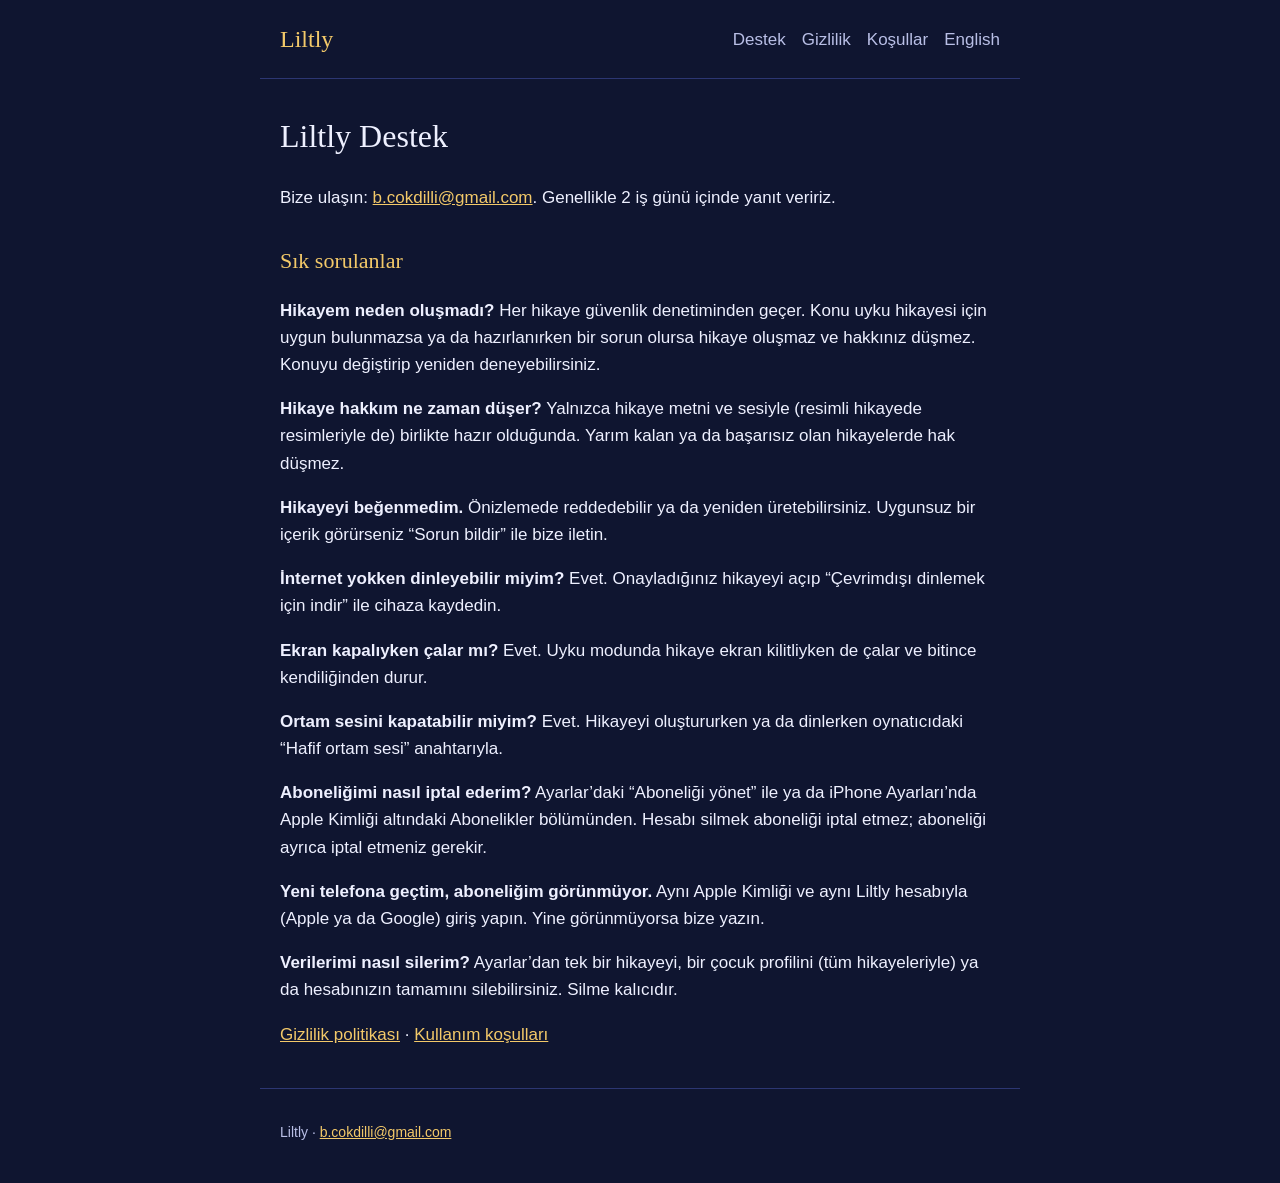
<file: index.html>
<!doctype html>
<html lang="tr">
<head>
<meta charset="utf-8">
<meta name="viewport" content="width=device-width, initial-scale=1">
<title>Liltly Destek · Liltly</title>
<link rel="stylesheet" href="style.css">
</head>
<body>
<header><a class="brand" href="">Liltly</a>
<nav><a href="">Destek</a><a href="gizlilik/">Gizlilik</a><a href="kosullar/">Koşullar</a><a href="en/" hreflang="en" lang="en">English</a></nav></header>
<main>
<h1 id="liltly-destek">Liltly Destek</h1>
<p>Bize ulaşın: <a
href="mailto:b.cokdilli@gmail.com">b.cokdilli@gmail.com</a>. Genellikle
2 iş günü içinde yanıt veririz.</p>
<h2 id="sık-sorulanlar">Sık sorulanlar</h2>
<p><strong>Hikayem neden oluşmadı?</strong> Her hikaye güvenlik
denetiminden geçer. Konu uyku hikayesi için uygun bulunmazsa ya da
hazırlanırken bir sorun olursa hikaye oluşmaz ve hakkınız düşmez. Konuyu
değiştirip yeniden deneyebilirsiniz.</p>
<p><strong>Hikaye hakkım ne zaman düşer?</strong> Yalnızca hikaye metni
ve sesiyle (resimli hikayede resimleriyle de) birlikte hazır olduğunda.
Yarım kalan ya da başarısız olan hikayelerde hak düşmez.</p>
<p><strong>Hikayeyi beğenmedim.</strong> Önizlemede reddedebilir ya da
yeniden üretebilirsiniz. Uygunsuz bir içerik görürseniz “Sorun bildir”
ile bize iletin.</p>
<p><strong>İnternet yokken dinleyebilir miyim?</strong> Evet.
Onayladığınız hikayeyi açıp “Çevrimdışı dinlemek için indir” ile cihaza
kaydedin.</p>
<p><strong>Ekran kapalıyken çalar mı?</strong> Evet. Uyku modunda hikaye
ekran kilitliyken de çalar ve bitince kendiliğinden durur.</p>
<p><strong>Ortam sesini kapatabilir miyim?</strong> Evet. Hikayeyi
oluştururken ya da dinlerken oynatıcıdaki “Hafif ortam sesi”
anahtarıyla.</p>
<p><strong>Aboneliğimi nasıl iptal ederim?</strong> Ayarlar’daki
“Aboneliği yönet” ile ya da iPhone Ayarları’nda Apple Kimliği altındaki
Abonelikler bölümünden. Hesabı silmek aboneliği iptal etmez; aboneliği
ayrıca iptal etmeniz gerekir.</p>
<p><strong>Yeni telefona geçtim, aboneliğim görünmüyor.</strong> Aynı
Apple Kimliği ve aynı Liltly hesabıyla (Apple ya da Google) giriş yapın.
Yine görünmüyorsa bize yazın.</p>
<p><strong>Verilerimi nasıl silerim?</strong> Ayarlar’dan tek bir
hikayeyi, bir çocuk profilini (tüm hikayeleriyle) ya da hesabınızın
tamamını silebilirsiniz. Silme kalıcıdır.</p>
<p><a href="gizlilik/">Gizlilik politikası</a> · <a
href="kosullar/">Kullanım koşulları</a></p>
</main>
<footer>Liltly · <a href="mailto:b.cokdilli@gmail.com">b.cokdilli@gmail.com</a></footer>
</body>
</html>
</file>
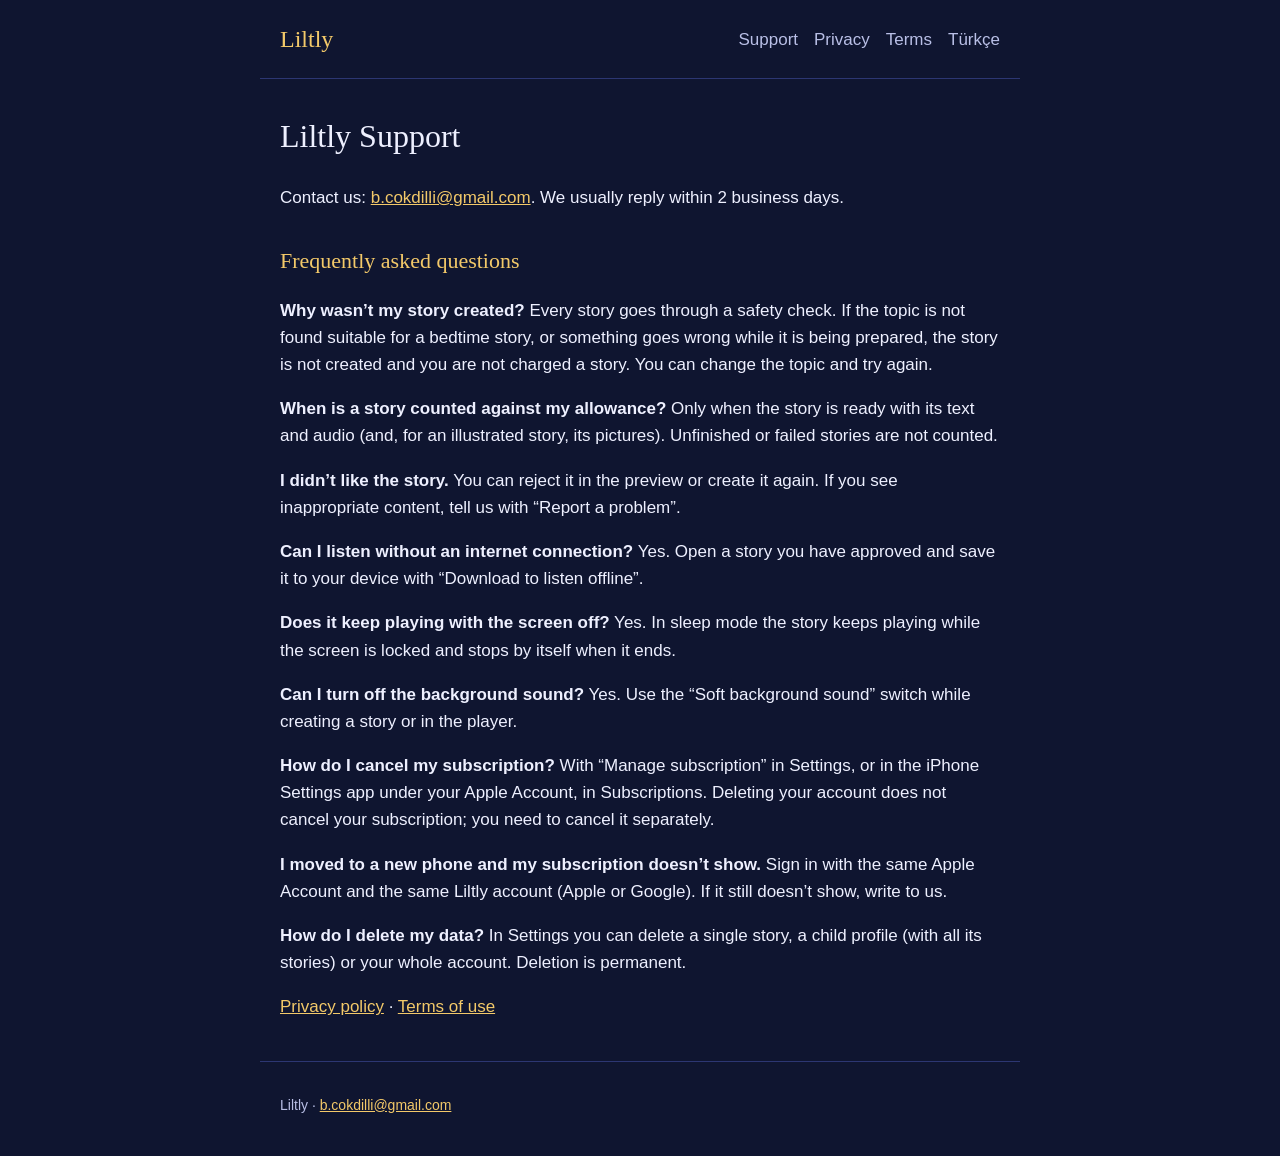
<file: en/index.html>
<!doctype html>
<html lang="en">
<head>
<meta charset="utf-8">
<meta name="viewport" content="width=device-width, initial-scale=1">
<title>Liltly Support · Liltly</title>
<link rel="stylesheet" href="../style.css">
</head>
<body>
<header><a class="brand" href="../en/">Liltly</a>
<nav><a href="../en/">Support</a><a href="../en/privacy/">Privacy</a><a href="../en/terms/">Terms</a><a href="../" hreflang="tr" lang="tr">Türkçe</a></nav></header>
<main>
<h1 id="liltly-support">Liltly Support</h1>
<p>Contact us: <a
href="mailto:b.cokdilli@gmail.com">b.cokdilli@gmail.com</a>. We usually
reply within 2 business days.</p>
<h2 id="frequently-asked-questions">Frequently asked questions</h2>
<p><strong>Why wasn’t my story created?</strong> Every story goes
through a safety check. If the topic is not found suitable for a bedtime
story, or something goes wrong while it is being prepared, the story is
not created and you are not charged a story. You can change the topic
and try again.</p>
<p><strong>When is a story counted against my allowance?</strong> Only
when the story is ready with its text and audio (and, for an illustrated
story, its pictures). Unfinished or failed stories are not counted.</p>
<p><strong>I didn’t like the story.</strong> You can reject it in the
preview or create it again. If you see inappropriate content, tell us
with “Report a problem”.</p>
<p><strong>Can I listen without an internet connection?</strong> Yes.
Open a story you have approved and save it to your device with “Download
to listen offline”.</p>
<p><strong>Does it keep playing with the screen off?</strong> Yes. In
sleep mode the story keeps playing while the screen is locked and stops
by itself when it ends.</p>
<p><strong>Can I turn off the background sound?</strong> Yes. Use the
“Soft background sound” switch while creating a story or in the
player.</p>
<p><strong>How do I cancel my subscription?</strong> With “Manage
subscription” in Settings, or in the iPhone Settings app under your
Apple Account, in Subscriptions. Deleting your account does not cancel
your subscription; you need to cancel it separately.</p>
<p><strong>I moved to a new phone and my subscription doesn’t
show.</strong> Sign in with the same Apple Account and the same Liltly
account (Apple or Google). If it still doesn’t show, write to us.</p>
<p><strong>How do I delete my data?</strong> In Settings you can delete
a single story, a child profile (with all its stories) or your whole
account. Deletion is permanent.</p>
<p><a href="privacy/">Privacy policy</a> · <a href="terms/">Terms of
use</a></p>
</main>
<footer>Liltly · <a href="mailto:b.cokdilli@gmail.com">b.cokdilli@gmail.com</a></footer>
</body>
</html>
</file>
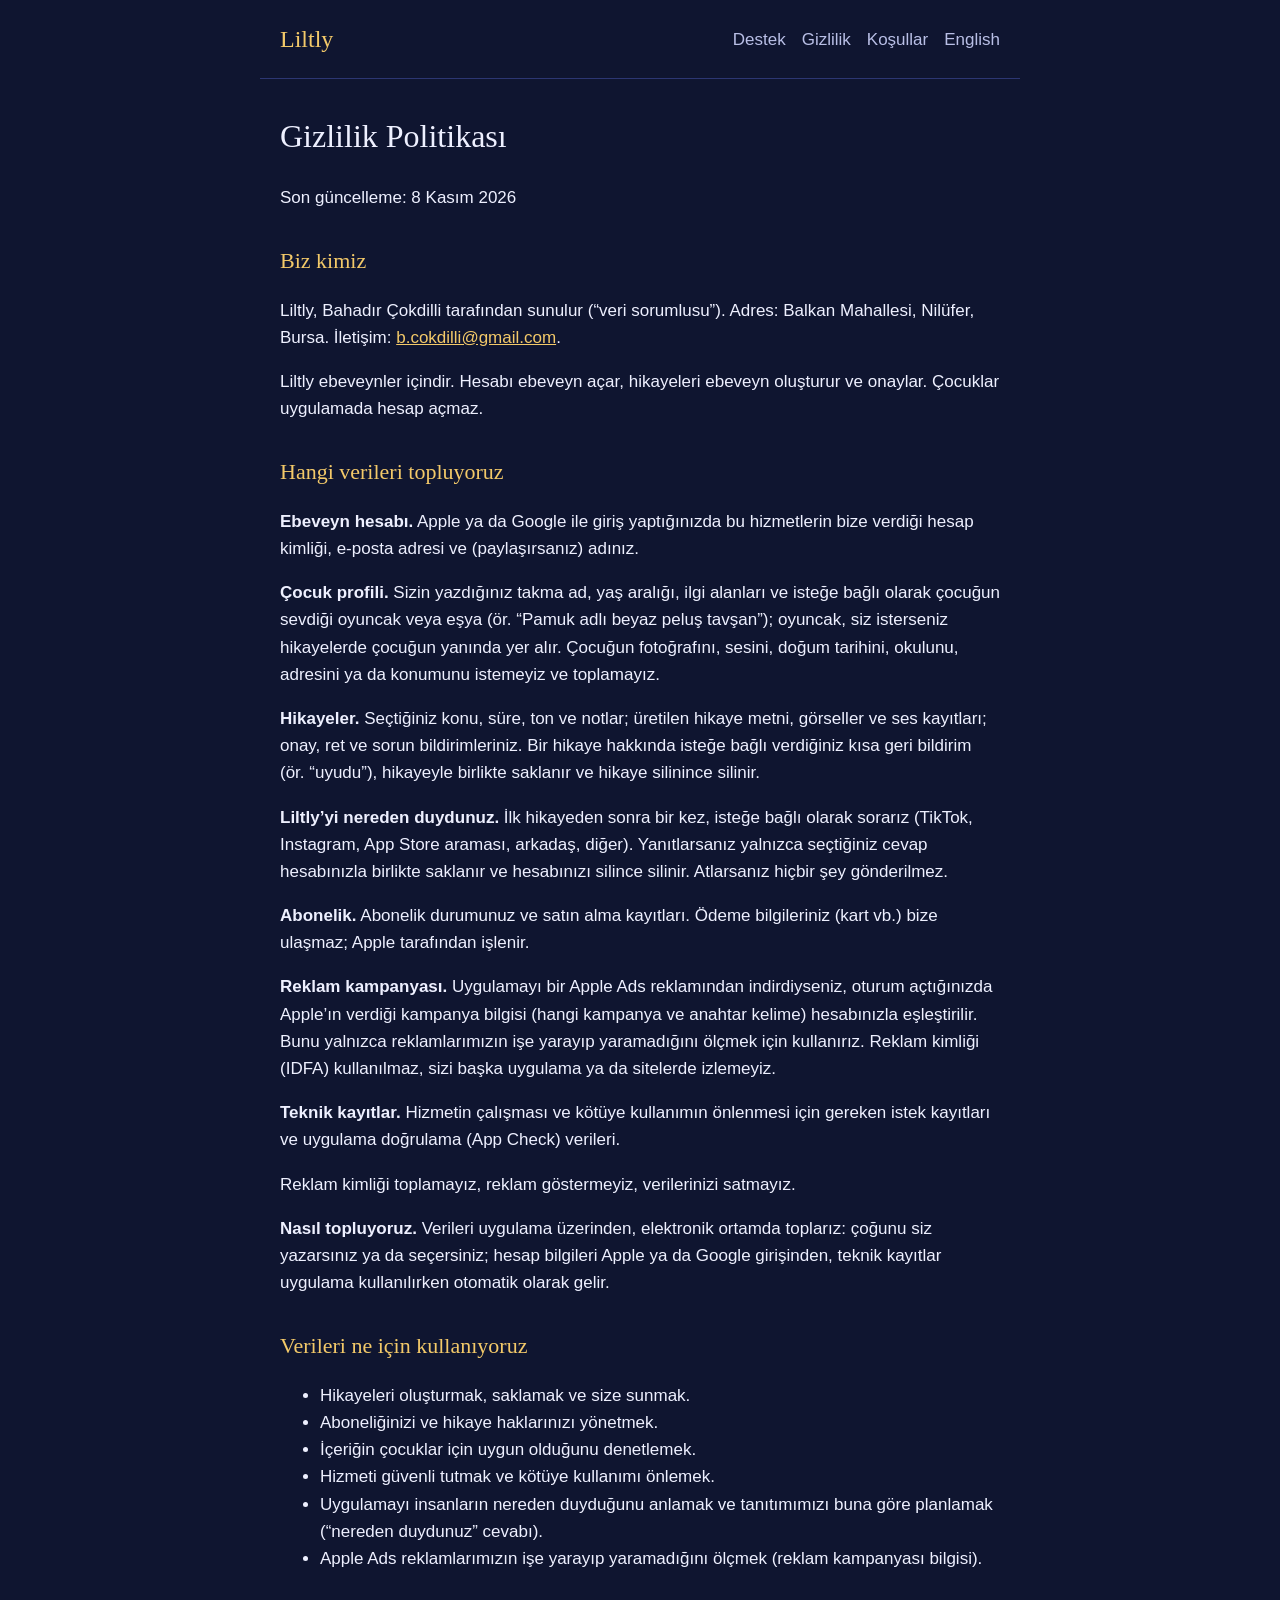
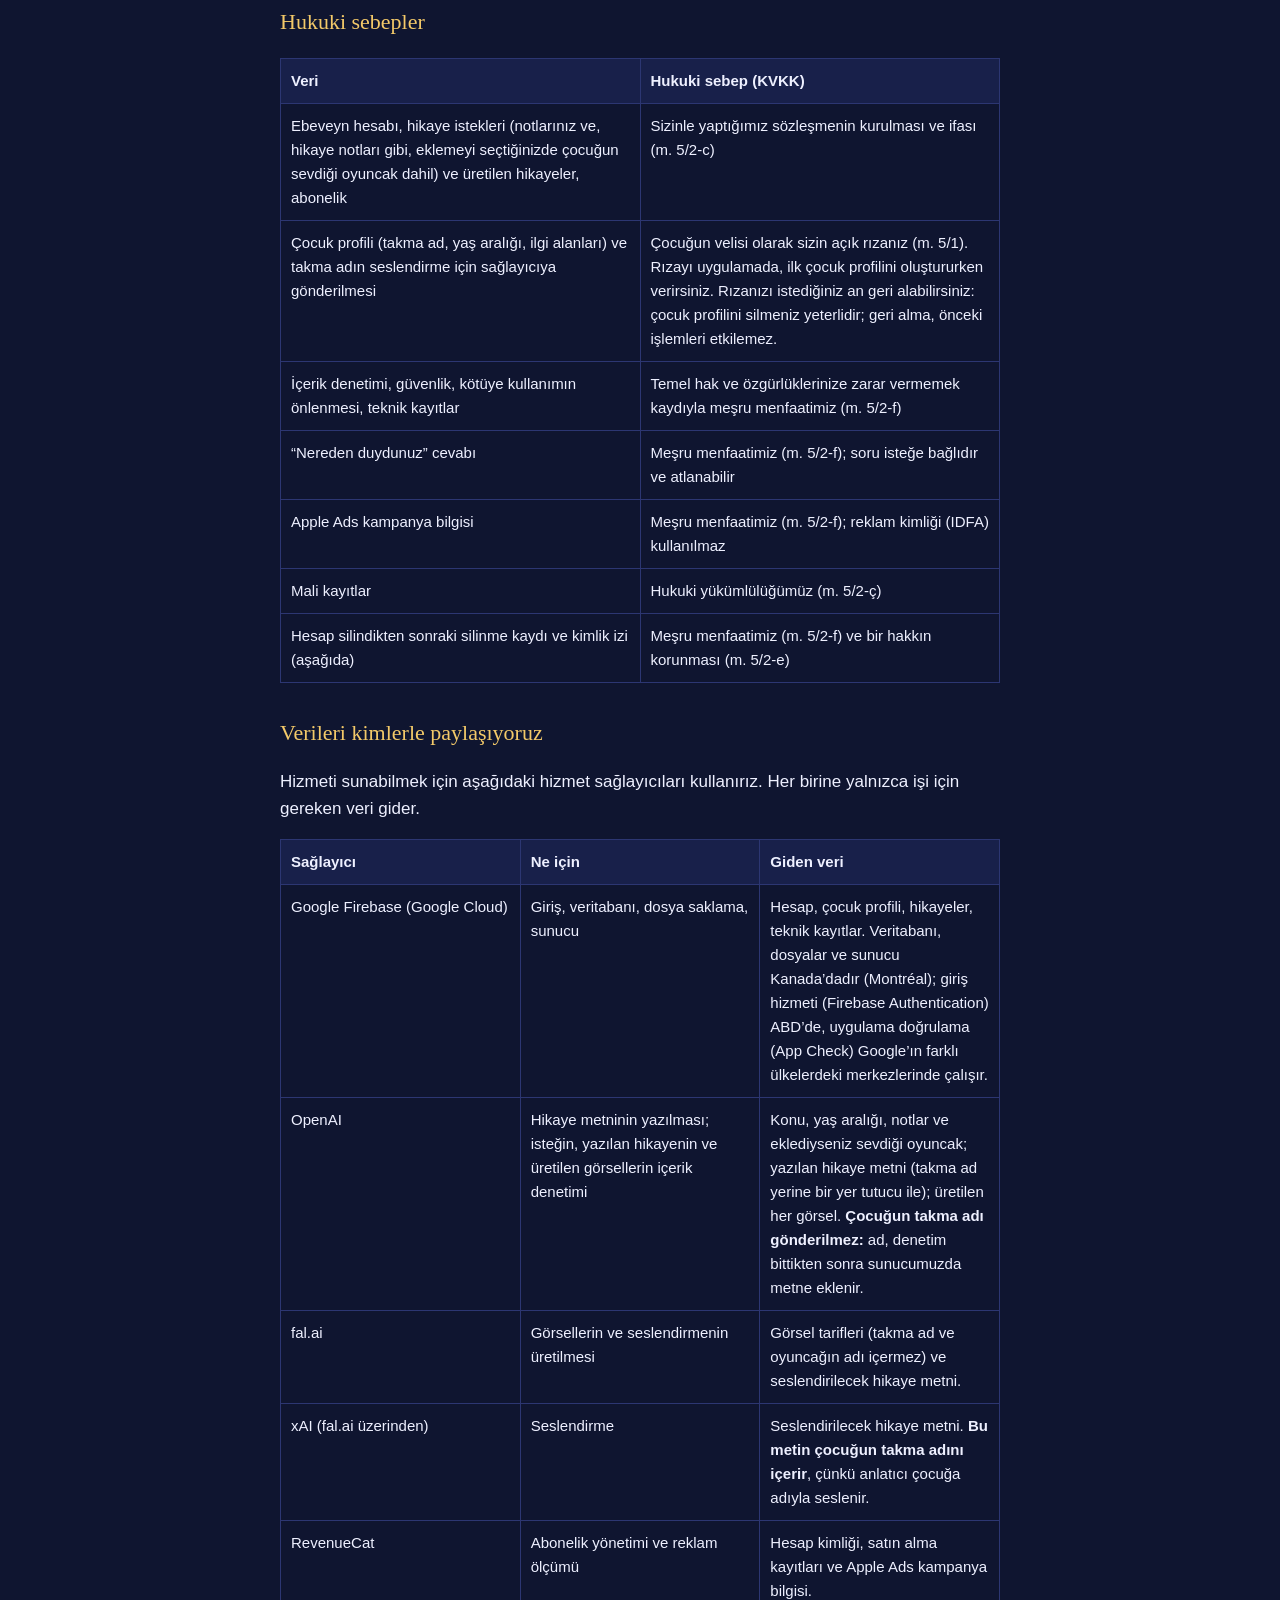
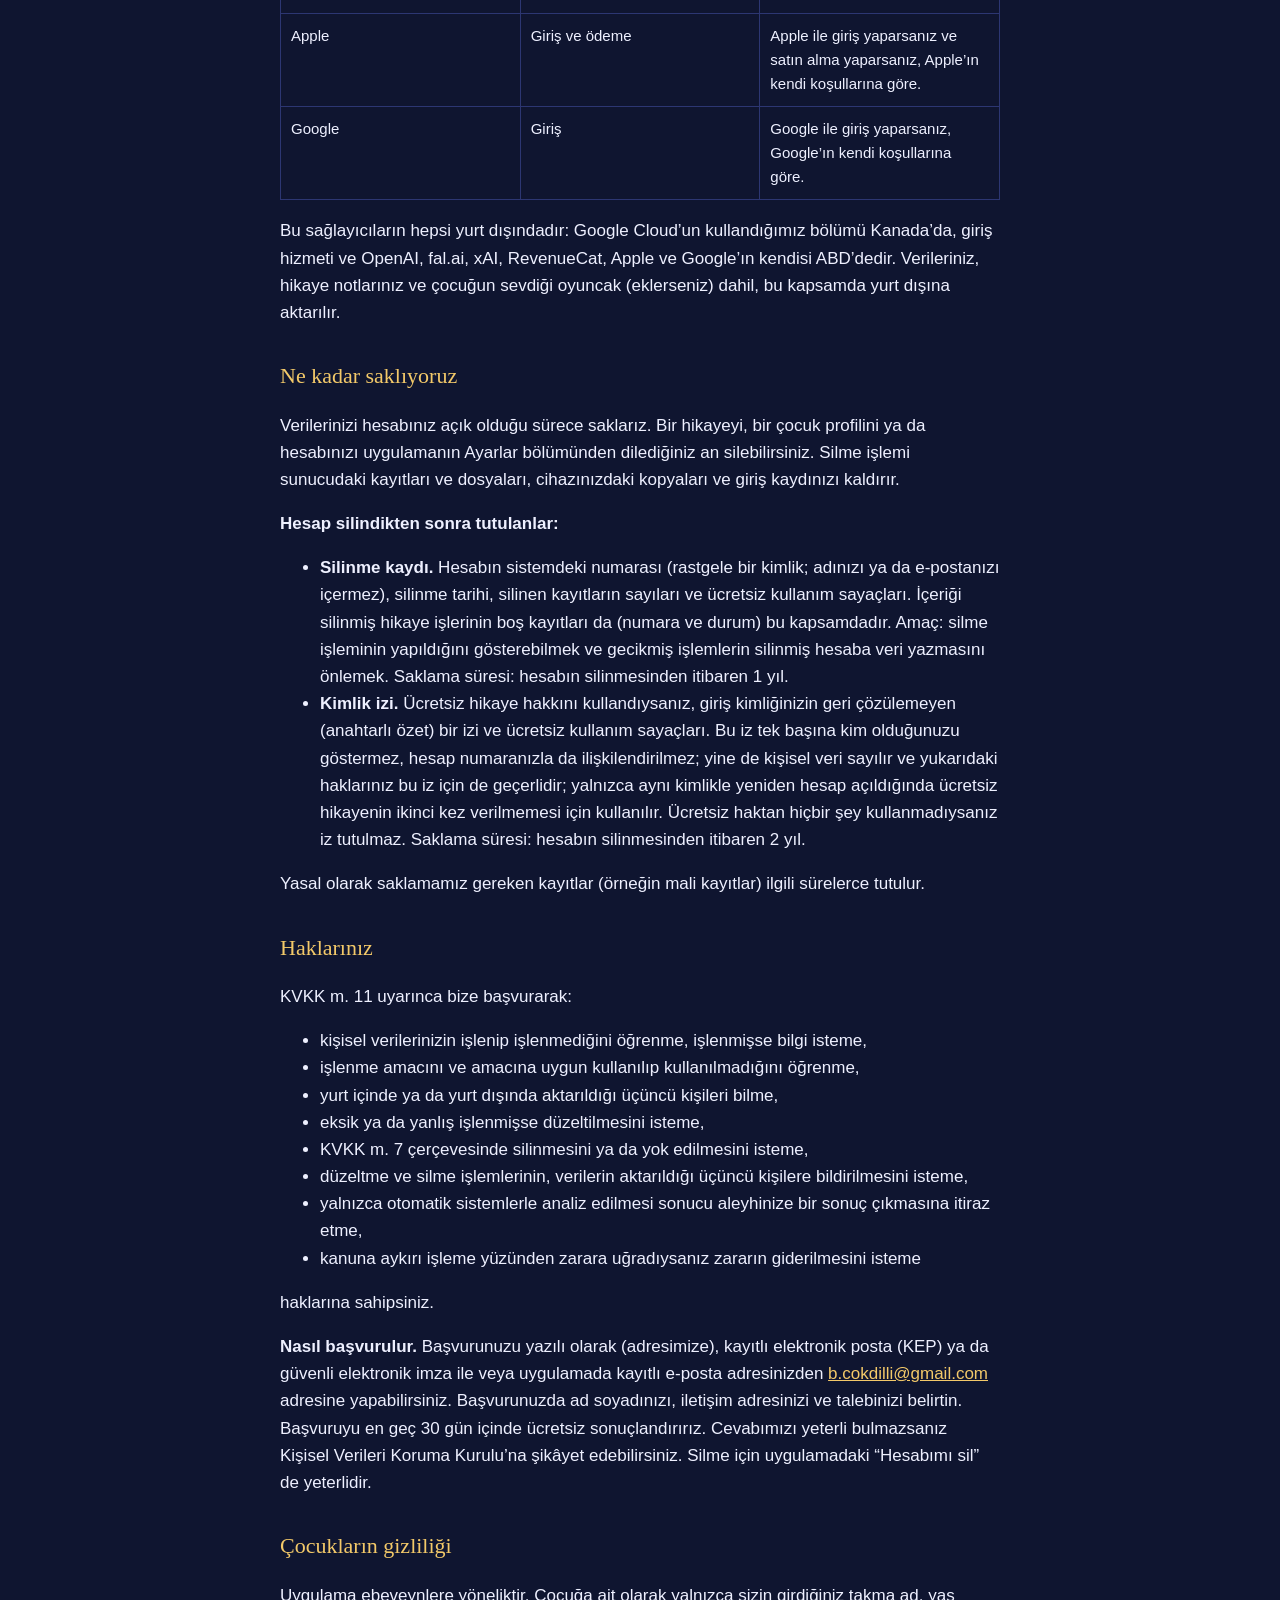
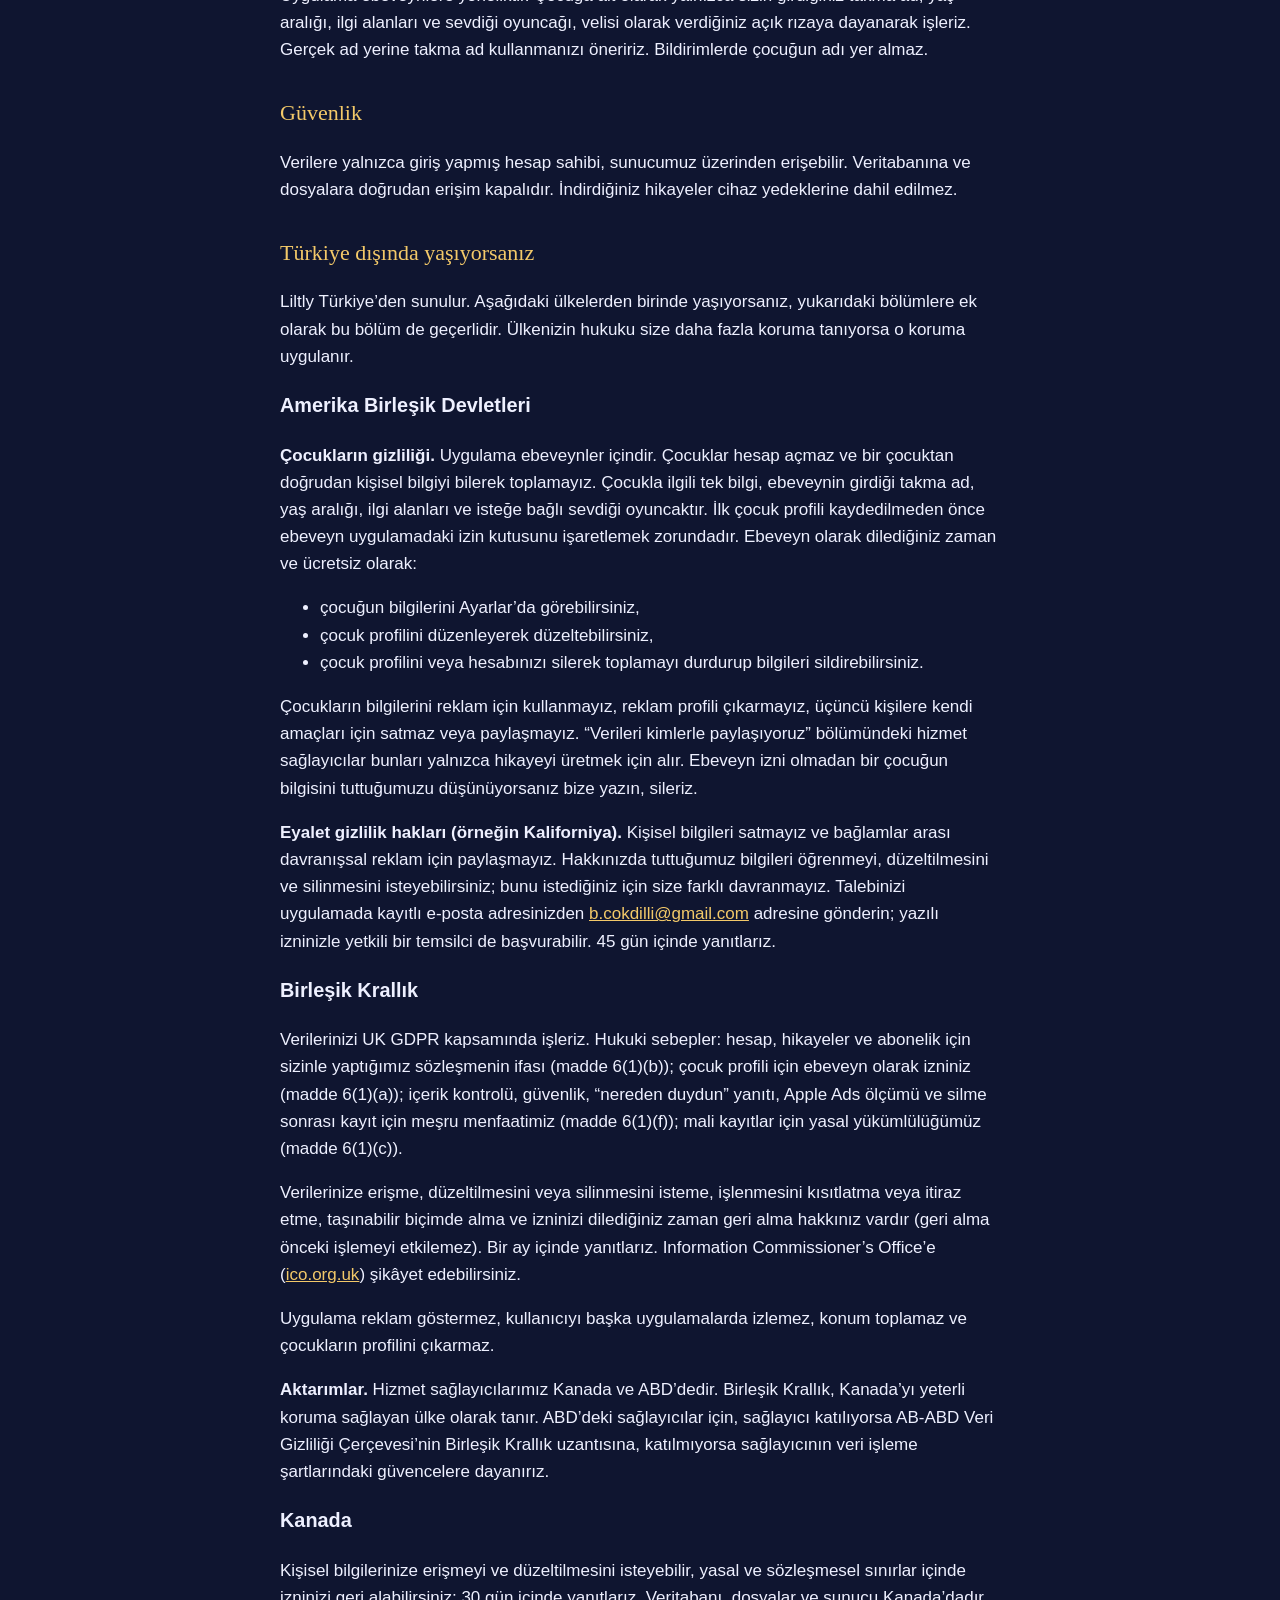
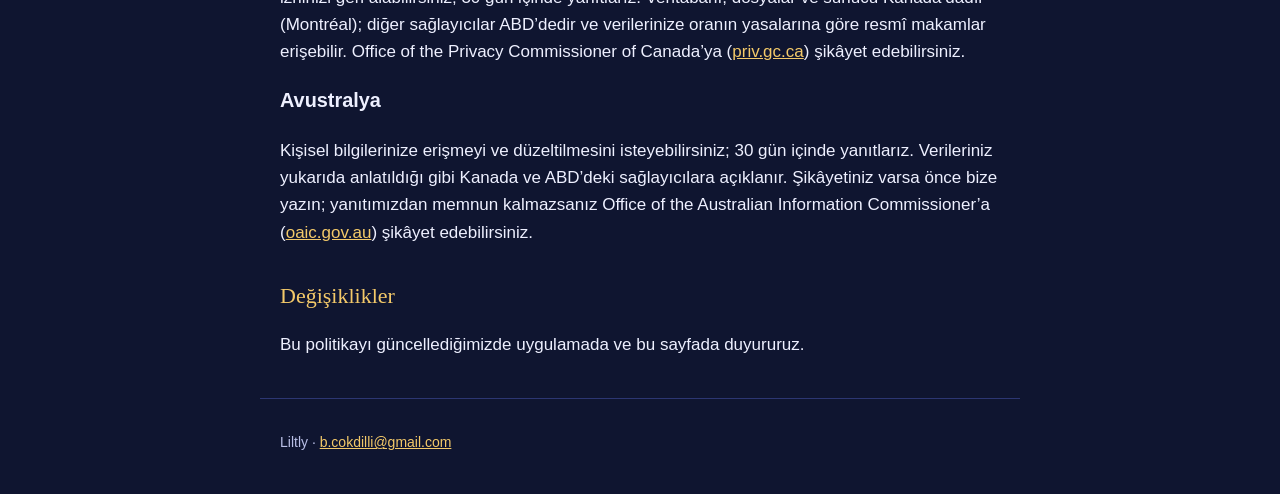
<file: gizlilik/index.html>
<!doctype html>
<html lang="tr">
<head>
<meta charset="utf-8">
<meta name="viewport" content="width=device-width, initial-scale=1">
<title>Gizlilik Politikası · Liltly</title>
<link rel="stylesheet" href="../style.css">
</head>
<body>
<header><a class="brand" href="../">Liltly</a>
<nav><a href="../">Destek</a><a href="../gizlilik/">Gizlilik</a><a href="../kosullar/">Koşullar</a><a href="../en/privacy/" hreflang="en" lang="en">English</a></nav></header>
<main>
<h1 id="gizlilik-politikası">Gizlilik Politikası</h1>
<p>Son güncelleme: 8 Kasım 2026</p>
<h2 id="biz-kimiz">Biz kimiz</h2>
<p>Liltly, Bahadır Çokdilli tarafından sunulur (“veri sorumlusu”).
Adres: Balkan Mahallesi, Nilüfer, Bursa. İletişim: <a
href="mailto:b.cokdilli@gmail.com">b.cokdilli@gmail.com</a>.</p>
<p>Liltly ebeveynler içindir. Hesabı ebeveyn açar, hikayeleri ebeveyn
oluşturur ve onaylar. Çocuklar uygulamada hesap açmaz.</p>
<h2 id="hangi-verileri-topluyoruz">Hangi verileri topluyoruz</h2>
<p><strong>Ebeveyn hesabı.</strong> Apple ya da Google ile giriş
yaptığınızda bu hizmetlerin bize verdiği hesap kimliği, e-posta adresi
ve (paylaşırsanız) adınız.</p>
<p><strong>Çocuk profili.</strong> Sizin yazdığınız takma ad, yaş
aralığı, ilgi alanları ve isteğe bağlı olarak çocuğun sevdiği oyuncak
veya eşya (ör. “Pamuk adlı beyaz peluş tavşan”); oyuncak, siz isterseniz
hikayelerde çocuğun yanında yer alır. Çocuğun fotoğrafını, sesini, doğum
tarihini, okulunu, adresini ya da konumunu istemeyiz ve toplamayız.</p>
<p><strong>Hikayeler.</strong> Seçtiğiniz konu, süre, ton ve notlar;
üretilen hikaye metni, görseller ve ses kayıtları; onay, ret ve sorun
bildirimleriniz. Bir hikaye hakkında isteğe bağlı verdiğiniz kısa geri
bildirim (ör. “uyudu”), hikayeyle birlikte saklanır ve hikaye silinince
silinir.</p>
<p><strong>Liltly’yi nereden duydunuz.</strong> İlk hikayeden sonra bir
kez, isteğe bağlı olarak sorarız (TikTok, Instagram, App Store araması,
arkadaş, diğer). Yanıtlarsanız yalnızca seçtiğiniz cevap hesabınızla
birlikte saklanır ve hesabınızı silince silinir. Atlarsanız hiçbir şey
gönderilmez.</p>
<p><strong>Abonelik.</strong> Abonelik durumunuz ve satın alma
kayıtları. Ödeme bilgileriniz (kart vb.) bize ulaşmaz; Apple tarafından
işlenir.</p>
<p><strong>Reklam kampanyası.</strong> Uygulamayı bir Apple Ads
reklamından indirdiyseniz, oturum açtığınızda Apple’ın verdiği kampanya
bilgisi (hangi kampanya ve anahtar kelime) hesabınızla eşleştirilir.
Bunu yalnızca reklamlarımızın işe yarayıp yaramadığını ölçmek için
kullanırız. Reklam kimliği (IDFA) kullanılmaz, sizi başka uygulama ya da
sitelerde izlemeyiz.</p>
<p><strong>Teknik kayıtlar.</strong> Hizmetin çalışması ve kötüye
kullanımın önlenmesi için gereken istek kayıtları ve uygulama doğrulama
(App Check) verileri.</p>
<p>Reklam kimliği toplamayız, reklam göstermeyiz, verilerinizi
satmayız.</p>
<p><strong>Nasıl topluyoruz.</strong> Verileri uygulama üzerinden,
elektronik ortamda toplarız: çoğunu siz yazarsınız ya da seçersiniz;
hesap bilgileri Apple ya da Google girişinden, teknik kayıtlar uygulama
kullanılırken otomatik olarak gelir.</p>
<h2 id="verileri-ne-için-kullanıyoruz">Verileri ne için
kullanıyoruz</h2>
<ul>
<li>Hikayeleri oluşturmak, saklamak ve size sunmak.</li>
<li>Aboneliğinizi ve hikaye haklarınızı yönetmek.</li>
<li>İçeriğin çocuklar için uygun olduğunu denetlemek.</li>
<li>Hizmeti güvenli tutmak ve kötüye kullanımı önlemek.</li>
<li>Uygulamayı insanların nereden duyduğunu anlamak ve tanıtımımızı buna
göre planlamak (“nereden duydunuz” cevabı).</li>
<li>Apple Ads reklamlarımızın işe yarayıp yaramadığını ölçmek (reklam
kampanyası bilgisi).</li>
</ul>
<h2 id="hukuki-sebepler">Hukuki sebepler</h2>
<table>
<colgroup>
<col style="width: 50%" />
<col style="width: 50%" />
</colgroup>
<thead>
<tr>
<th>Veri</th>
<th>Hukuki sebep (KVKK)</th>
</tr>
</thead>
<tbody>
<tr>
<td>Ebeveyn hesabı, hikaye istekleri (notlarınız ve, hikaye notları
gibi, eklemeyi seçtiğinizde çocuğun sevdiği oyuncak dahil) ve üretilen
hikayeler, abonelik</td>
<td>Sizinle yaptığımız sözleşmenin kurulması ve ifası (m. 5/2-c)</td>
</tr>
<tr>
<td>Çocuk profili (takma ad, yaş aralığı, ilgi alanları) ve takma adın
seslendirme için sağlayıcıya gönderilmesi</td>
<td>Çocuğun velisi olarak sizin açık rızanız (m. 5/1). Rızayı
uygulamada, ilk çocuk profilini oluştururken verirsiniz. Rızanızı
istediğiniz an geri alabilirsiniz: çocuk profilini silmeniz yeterlidir;
geri alma, önceki işlemleri etkilemez.</td>
</tr>
<tr>
<td>İçerik denetimi, güvenlik, kötüye kullanımın önlenmesi, teknik
kayıtlar</td>
<td>Temel hak ve özgürlüklerinize zarar vermemek kaydıyla meşru
menfaatimiz (m. 5/2-f)</td>
</tr>
<tr>
<td>“Nereden duydunuz” cevabı</td>
<td>Meşru menfaatimiz (m. 5/2-f); soru isteğe bağlıdır ve
atlanabilir</td>
</tr>
<tr>
<td>Apple Ads kampanya bilgisi</td>
<td>Meşru menfaatimiz (m. 5/2-f); reklam kimliği (IDFA) kullanılmaz</td>
</tr>
<tr>
<td>Mali kayıtlar</td>
<td>Hukuki yükümlülüğümüz (m. 5/2-ç)</td>
</tr>
<tr>
<td>Hesap silindikten sonraki silinme kaydı ve kimlik izi (aşağıda)</td>
<td>Meşru menfaatimiz (m. 5/2-f) ve bir hakkın korunması (m. 5/2-e)</td>
</tr>
</tbody>
</table>
<h2 id="verileri-kimlerle-paylaşıyoruz">Verileri kimlerle
paylaşıyoruz</h2>
<p>Hizmeti sunabilmek için aşağıdaki hizmet sağlayıcıları kullanırız.
Her birine yalnızca işi için gereken veri gider.</p>
<table>
<colgroup>
<col style="width: 33%" />
<col style="width: 33%" />
<col style="width: 33%" />
</colgroup>
<thead>
<tr>
<th>Sağlayıcı</th>
<th>Ne için</th>
<th>Giden veri</th>
</tr>
</thead>
<tbody>
<tr>
<td>Google Firebase (Google Cloud)</td>
<td>Giriş, veritabanı, dosya saklama, sunucu</td>
<td>Hesap, çocuk profili, hikayeler, teknik kayıtlar. Veritabanı,
dosyalar ve sunucu Kanada’dadır (Montréal); giriş hizmeti (Firebase
Authentication) ABD’de, uygulama doğrulama (App Check) Google’ın farklı
ülkelerdeki merkezlerinde çalışır.</td>
</tr>
<tr>
<td>OpenAI</td>
<td>Hikaye metninin yazılması; isteğin, yazılan hikayenin ve üretilen
görsellerin içerik denetimi</td>
<td>Konu, yaş aralığı, notlar ve eklediyseniz sevdiği oyuncak; yazılan
hikaye metni (takma ad yerine bir yer tutucu ile); üretilen her görsel.
<strong>Çocuğun takma adı gönderilmez:</strong> ad, denetim bittikten
sonra sunucumuzda metne eklenir.</td>
</tr>
<tr>
<td>fal.ai</td>
<td>Görsellerin ve seslendirmenin üretilmesi</td>
<td>Görsel tarifleri (takma ad ve oyuncağın adı içermez) ve
seslendirilecek hikaye metni.</td>
</tr>
<tr>
<td>xAI (fal.ai üzerinden)</td>
<td>Seslendirme</td>
<td>Seslendirilecek hikaye metni. <strong>Bu metin çocuğun takma adını
içerir</strong>, çünkü anlatıcı çocuğa adıyla seslenir.</td>
</tr>
<tr>
<td>RevenueCat</td>
<td>Abonelik yönetimi ve reklam ölçümü</td>
<td>Hesap kimliği, satın alma kayıtları ve Apple Ads kampanya
bilgisi.</td>
</tr>
<tr>
<td>Apple</td>
<td>Giriş ve ödeme</td>
<td>Apple ile giriş yaparsanız ve satın alma yaparsanız, Apple’ın kendi
koşullarına göre.</td>
</tr>
<tr>
<td>Google</td>
<td>Giriş</td>
<td>Google ile giriş yaparsanız, Google’ın kendi koşullarına göre.</td>
</tr>
</tbody>
</table>
<p>Bu sağlayıcıların hepsi yurt dışındadır: Google Cloud’un
kullandığımız bölümü Kanada’da, giriş hizmeti ve OpenAI, fal.ai, xAI,
RevenueCat, Apple ve Google’ın kendisi ABD’dedir. Verileriniz, hikaye
notlarınız ve çocuğun sevdiği oyuncak (eklerseniz) dahil, bu kapsamda
yurt dışına aktarılır.</p>
<h2 id="ne-kadar-saklıyoruz">Ne kadar saklıyoruz</h2>
<p>Verilerinizi hesabınız açık olduğu sürece saklarız. Bir hikayeyi, bir
çocuk profilini ya da hesabınızı uygulamanın Ayarlar bölümünden
dilediğiniz an silebilirsiniz. Silme işlemi sunucudaki kayıtları ve
dosyaları, cihazınızdaki kopyaları ve giriş kaydınızı kaldırır.</p>
<p><strong>Hesap silindikten sonra tutulanlar:</strong></p>
<ul>
<li><strong>Silinme kaydı.</strong> Hesabın sistemdeki numarası
(rastgele bir kimlik; adınızı ya da e-postanızı içermez), silinme
tarihi, silinen kayıtların sayıları ve ücretsiz kullanım sayaçları.
İçeriği silinmiş hikaye işlerinin boş kayıtları da (numara ve durum) bu
kapsamdadır. Amaç: silme işleminin yapıldığını gösterebilmek ve gecikmiş
işlemlerin silinmiş hesaba veri yazmasını önlemek. Saklama süresi:
hesabın silinmesinden itibaren 1 yıl.</li>
<li><strong>Kimlik izi.</strong> Ücretsiz hikaye hakkını kullandıysanız,
giriş kimliğinizin geri çözülemeyen (anahtarlı özet) bir izi ve ücretsiz
kullanım sayaçları. Bu iz tek başına kim olduğunuzu göstermez, hesap
numaranızla da ilişkilendirilmez; yine de kişisel veri sayılır ve
yukarıdaki haklarınız bu iz için de geçerlidir; yalnızca aynı kimlikle
yeniden hesap açıldığında ücretsiz hikayenin ikinci kez verilmemesi için
kullanılır. Ücretsiz haktan hiçbir şey kullanmadıysanız iz tutulmaz.
Saklama süresi: hesabın silinmesinden itibaren 2 yıl.</li>
</ul>
<p>Yasal olarak saklamamız gereken kayıtlar (örneğin mali kayıtlar)
ilgili sürelerce tutulur.</p>
<h2 id="haklarınız">Haklarınız</h2>
<p>KVKK m. 11 uyarınca bize başvurarak:</p>
<ul>
<li>kişisel verilerinizin işlenip işlenmediğini öğrenme, işlenmişse
bilgi isteme,</li>
<li>işlenme amacını ve amacına uygun kullanılıp kullanılmadığını
öğrenme,</li>
<li>yurt içinde ya da yurt dışında aktarıldığı üçüncü kişileri
bilme,</li>
<li>eksik ya da yanlış işlenmişse düzeltilmesini isteme,</li>
<li>KVKK m. 7 çerçevesinde silinmesini ya da yok edilmesini isteme,</li>
<li>düzeltme ve silme işlemlerinin, verilerin aktarıldığı üçüncü
kişilere bildirilmesini isteme,</li>
<li>yalnızca otomatik sistemlerle analiz edilmesi sonucu aleyhinize bir
sonuç çıkmasına itiraz etme,</li>
<li>kanuna aykırı işleme yüzünden zarara uğradıysanız zararın
giderilmesini isteme</li>
</ul>
<p>haklarına sahipsiniz.</p>
<p><strong>Nasıl başvurulur.</strong> Başvurunuzu yazılı olarak
(adresimize), kayıtlı elektronik posta (KEP) ya da güvenli elektronik
imza ile veya uygulamada kayıtlı e-posta adresinizden <a
href="mailto:b.cokdilli@gmail.com">b.cokdilli@gmail.com</a> adresine
yapabilirsiniz. Başvurunuzda ad soyadınızı, iletişim adresinizi ve
talebinizi belirtin. Başvuruyu en geç 30 gün içinde ücretsiz
sonuçlandırırız. Cevabımızı yeterli bulmazsanız Kişisel Verileri Koruma
Kurulu’na şikâyet edebilirsiniz. Silme için uygulamadaki “Hesabımı sil”
de yeterlidir.</p>
<h2 id="çocukların-gizliliği">Çocukların gizliliği</h2>
<p>Uygulama ebeveynlere yöneliktir. Çocuğa ait olarak yalnızca sizin
girdiğiniz takma ad, yaş aralığı, ilgi alanları ve sevdiği oyuncağı,
velisi olarak verdiğiniz açık rızaya dayanarak işleriz. Gerçek ad yerine
takma ad kullanmanızı öneririz. Bildirimlerde çocuğun adı yer almaz.</p>
<h2 id="güvenlik">Güvenlik</h2>
<p>Verilere yalnızca giriş yapmış hesap sahibi, sunucumuz üzerinden
erişebilir. Veritabanına ve dosyalara doğrudan erişim kapalıdır.
İndirdiğiniz hikayeler cihaz yedeklerine dahil edilmez.</p>
<h2 id="türkiye-dışında-yaşıyorsanız">Türkiye dışında yaşıyorsanız</h2>
<p>Liltly Türkiye’den sunulur. Aşağıdaki ülkelerden birinde
yaşıyorsanız, yukarıdaki bölümlere ek olarak bu bölüm de geçerlidir.
Ülkenizin hukuku size daha fazla koruma tanıyorsa o koruma
uygulanır.</p>
<h3 id="amerika-birleşik-devletleri">Amerika Birleşik Devletleri</h3>
<p><strong>Çocukların gizliliği.</strong> Uygulama ebeveynler içindir.
Çocuklar hesap açmaz ve bir çocuktan doğrudan kişisel bilgiyi bilerek
toplamayız. Çocukla ilgili tek bilgi, ebeveynin girdiği takma ad, yaş
aralığı, ilgi alanları ve isteğe bağlı sevdiği oyuncaktır. İlk çocuk
profili kaydedilmeden önce ebeveyn uygulamadaki izin kutusunu
işaretlemek zorundadır. Ebeveyn olarak dilediğiniz zaman ve ücretsiz
olarak:</p>
<ul>
<li>çocuğun bilgilerini Ayarlar’da görebilirsiniz,</li>
<li>çocuk profilini düzenleyerek düzeltebilirsiniz,</li>
<li>çocuk profilini veya hesabınızı silerek toplamayı durdurup bilgileri
sildirebilirsiniz.</li>
</ul>
<p>Çocukların bilgilerini reklam için kullanmayız, reklam profili
çıkarmayız, üçüncü kişilere kendi amaçları için satmaz veya paylaşmayız.
“Verileri kimlerle paylaşıyoruz” bölümündeki hizmet sağlayıcılar bunları
yalnızca hikayeyi üretmek için alır. Ebeveyn izni olmadan bir çocuğun
bilgisini tuttuğumuzu düşünüyorsanız bize yazın, sileriz.</p>
<p><strong>Eyalet gizlilik hakları (örneğin Kaliforniya).</strong>
Kişisel bilgileri satmayız ve bağlamlar arası davranışsal reklam için
paylaşmayız. Hakkınızda tuttuğumuz bilgileri öğrenmeyi, düzeltilmesini
ve silinmesini isteyebilirsiniz; bunu istediğiniz için size farklı
davranmayız. Talebinizi uygulamada kayıtlı e-posta adresinizden <a
href="mailto:b.cokdilli@gmail.com">b.cokdilli@gmail.com</a> adresine
gönderin; yazılı izninizle yetkili bir temsilci de başvurabilir. 45 gün
içinde yanıtlarız.</p>
<h3 id="birleşik-krallık">Birleşik Krallık</h3>
<p>Verilerinizi UK GDPR kapsamında işleriz. Hukuki sebepler: hesap,
hikayeler ve abonelik için sizinle yaptığımız sözleşmenin ifası (madde
6(1)(b)); çocuk profili için ebeveyn olarak izniniz (madde 6(1)(a));
içerik kontrolü, güvenlik, “nereden duydun” yanıtı, Apple Ads ölçümü ve
silme sonrası kayıt için meşru menfaatimiz (madde 6(1)(f)); mali
kayıtlar için yasal yükümlülüğümüz (madde 6(1)(c)).</p>
<p>Verilerinize erişme, düzeltilmesini veya silinmesini isteme,
işlenmesini kısıtlatma veya itiraz etme, taşınabilir biçimde alma ve
izninizi dilediğiniz zaman geri alma hakkınız vardır (geri alma önceki
işlemeyi etkilemez). Bir ay içinde yanıtlarız. Information
Commissioner’s Office’e (<a href="https://ico.org.uk">ico.org.uk</a>)
şikâyet edebilirsiniz.</p>
<p>Uygulama reklam göstermez, kullanıcıyı başka uygulamalarda izlemez,
konum toplamaz ve çocukların profilini çıkarmaz.</p>
<p><strong>Aktarımlar.</strong> Hizmet sağlayıcılarımız Kanada ve
ABD’dedir. Birleşik Krallık, Kanada’yı yeterli koruma sağlayan ülke
olarak tanır. ABD’deki sağlayıcılar için, sağlayıcı katılıyorsa AB-ABD
Veri Gizliliği Çerçevesi’nin Birleşik Krallık uzantısına, katılmıyorsa
sağlayıcının veri işleme şartlarındaki güvencelere dayanırız.</p>
<h3 id="kanada">Kanada</h3>
<p>Kişisel bilgilerinize erişmeyi ve düzeltilmesini isteyebilir, yasal
ve sözleşmesel sınırlar içinde izninizi geri alabilirsiniz; 30 gün
içinde yanıtlarız. Veritabanı, dosyalar ve sunucu Kanada’dadır
(Montréal); diğer sağlayıcılar ABD’dedir ve verilerinize oranın
yasalarına göre resmî makamlar erişebilir. Office of the Privacy
Commissioner of Canada’ya (<a
href="https://www.priv.gc.ca">priv.gc.ca</a>) şikâyet edebilirsiniz.</p>
<h3 id="avustralya">Avustralya</h3>
<p>Kişisel bilgilerinize erişmeyi ve düzeltilmesini isteyebilirsiniz; 30
gün içinde yanıtlarız. Verileriniz yukarıda anlatıldığı gibi Kanada ve
ABD’deki sağlayıcılara açıklanır. Şikâyetiniz varsa önce bize yazın;
yanıtımızdan memnun kalmazsanız Office of the Australian Information
Commissioner’a (<a href="https://www.oaic.gov.au">oaic.gov.au</a>)
şikâyet edebilirsiniz.</p>
<h2 id="değişiklikler">Değişiklikler</h2>
<p>Bu politikayı güncellediğimizde uygulamada ve bu sayfada
duyururuz.</p>
</main>
<footer>Liltly · <a href="mailto:b.cokdilli@gmail.com">b.cokdilli@gmail.com</a></footer>
</body>
</html>
</file>
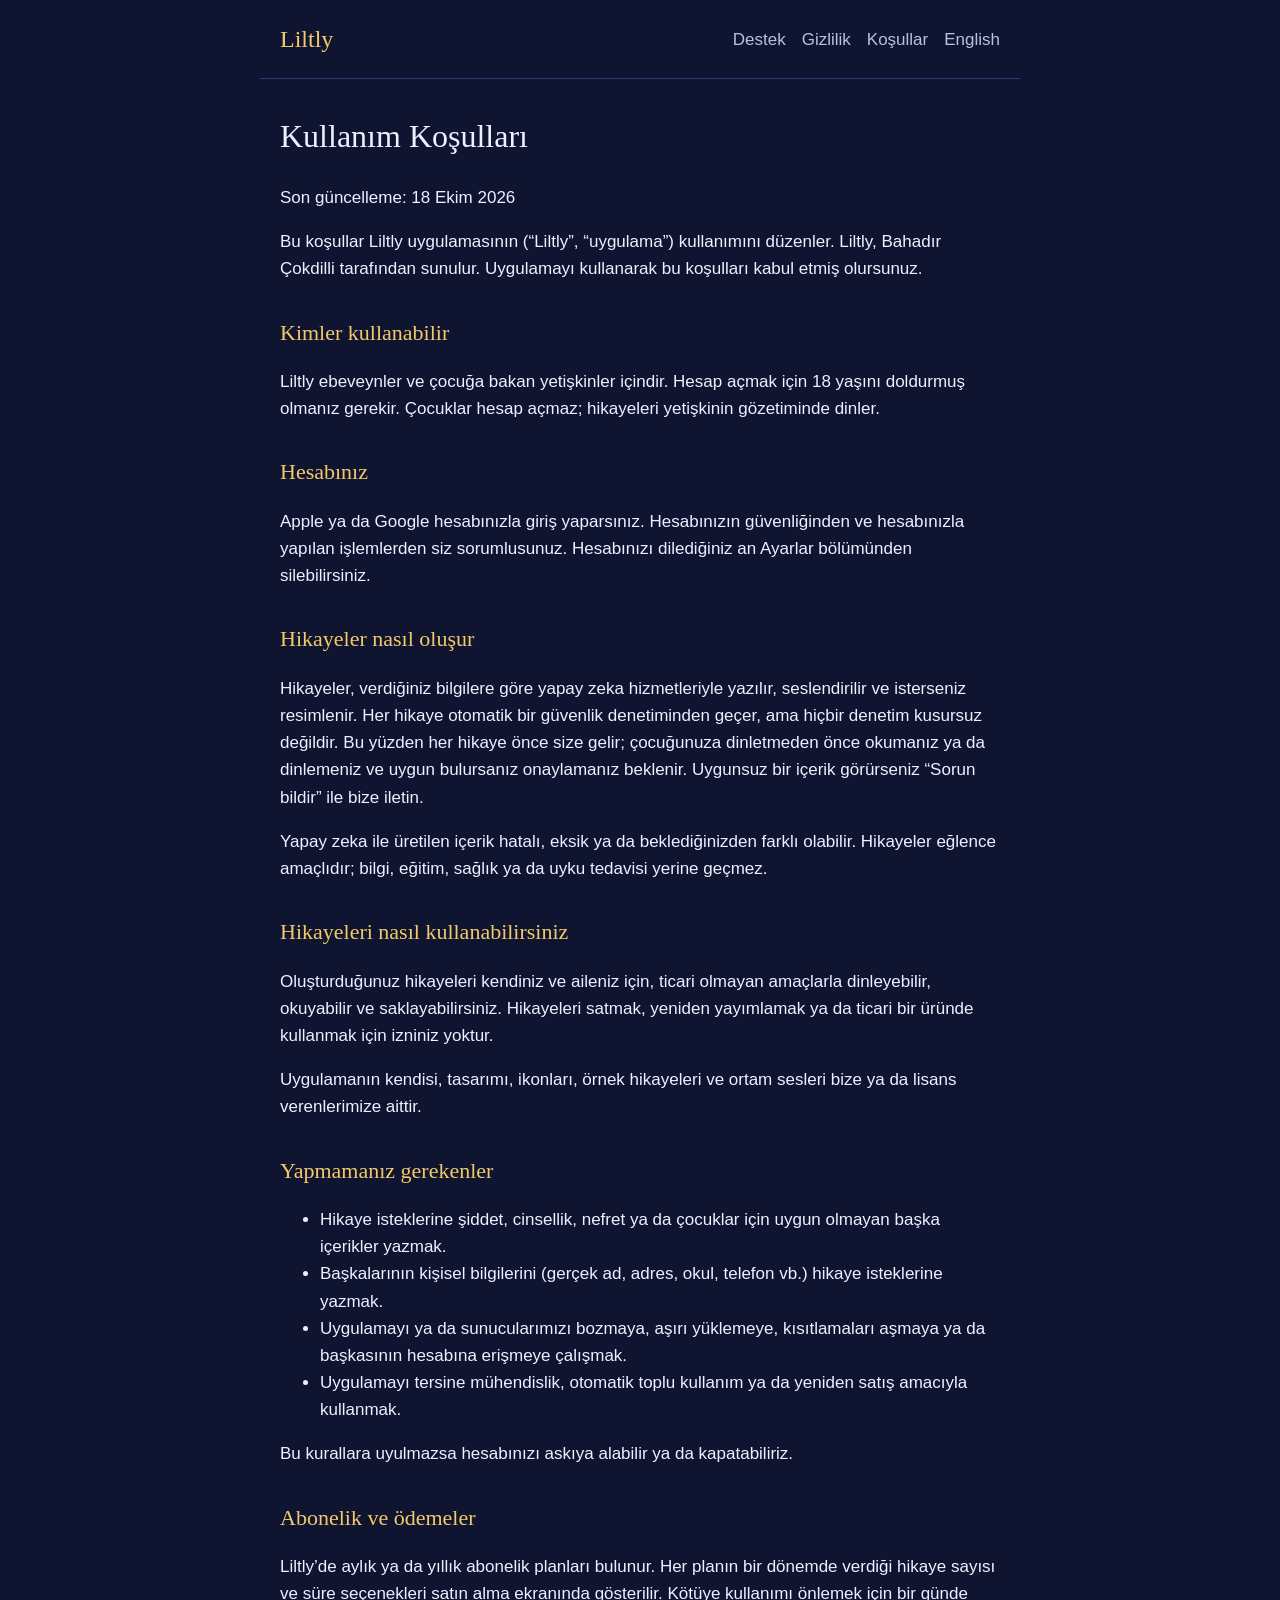
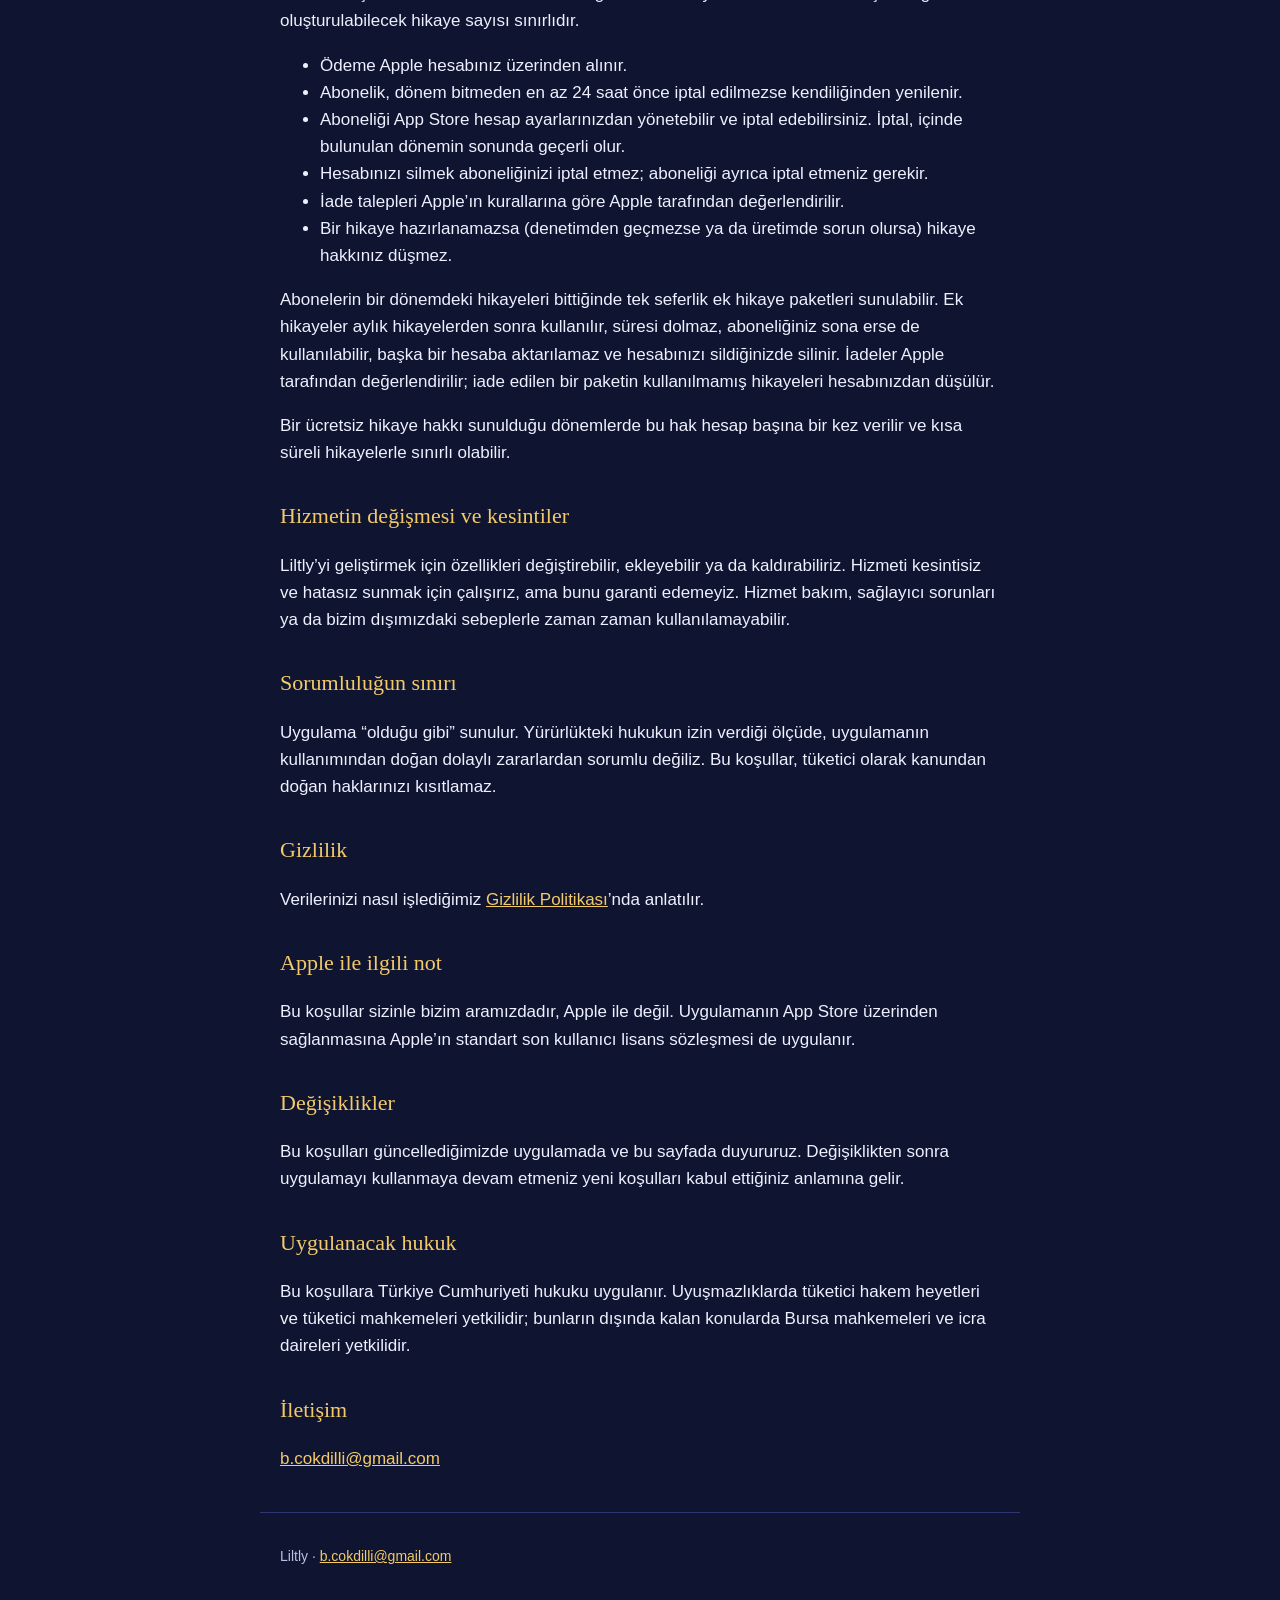
<file: kosullar/index.html>
<!doctype html>
<html lang="tr">
<head>
<meta charset="utf-8">
<meta name="viewport" content="width=device-width, initial-scale=1">
<title>Kullanım Koşulları · Liltly</title>
<link rel="stylesheet" href="../style.css">
</head>
<body>
<header><a class="brand" href="../">Liltly</a>
<nav><a href="../">Destek</a><a href="../gizlilik/">Gizlilik</a><a href="../kosullar/">Koşullar</a><a href="../en/terms/" hreflang="en" lang="en">English</a></nav></header>
<main>
<h1 id="kullanım-koşulları">Kullanım Koşulları</h1>
<p>Son güncelleme: 18 Ekim 2026</p>
<p>Bu koşullar Liltly uygulamasının (“Liltly”, “uygulama”) kullanımını
düzenler. Liltly, Bahadır Çokdilli tarafından sunulur. Uygulamayı
kullanarak bu koşulları kabul etmiş olursunuz.</p>
<h2 id="kimler-kullanabilir">Kimler kullanabilir</h2>
<p>Liltly ebeveynler ve çocuğa bakan yetişkinler içindir. Hesap açmak
için 18 yaşını doldurmuş olmanız gerekir. Çocuklar hesap açmaz;
hikayeleri yetişkinin gözetiminde dinler.</p>
<h2 id="hesabınız">Hesabınız</h2>
<p>Apple ya da Google hesabınızla giriş yaparsınız. Hesabınızın
güvenliğinden ve hesabınızla yapılan işlemlerden siz sorumlusunuz.
Hesabınızı dilediğiniz an Ayarlar bölümünden silebilirsiniz.</p>
<h2 id="hikayeler-nasıl-oluşur">Hikayeler nasıl oluşur</h2>
<p>Hikayeler, verdiğiniz bilgilere göre yapay zeka hizmetleriyle
yazılır, seslendirilir ve isterseniz resimlenir. Her hikaye otomatik bir
güvenlik denetiminden geçer, ama hiçbir denetim kusursuz değildir. Bu
yüzden her hikaye önce size gelir; çocuğunuza dinletmeden önce okumanız
ya da dinlemeniz ve uygun bulursanız onaylamanız beklenir. Uygunsuz bir
içerik görürseniz “Sorun bildir” ile bize iletin.</p>
<p>Yapay zeka ile üretilen içerik hatalı, eksik ya da beklediğinizden
farklı olabilir. Hikayeler eğlence amaçlıdır; bilgi, eğitim, sağlık ya
da uyku tedavisi yerine geçmez.</p>
<h2 id="hikayeleri-nasıl-kullanabilirsiniz">Hikayeleri nasıl
kullanabilirsiniz</h2>
<p>Oluşturduğunuz hikayeleri kendiniz ve aileniz için, ticari olmayan
amaçlarla dinleyebilir, okuyabilir ve saklayabilirsiniz. Hikayeleri
satmak, yeniden yayımlamak ya da ticari bir üründe kullanmak için
izniniz yoktur.</p>
<p>Uygulamanın kendisi, tasarımı, ikonları, örnek hikayeleri ve ortam
sesleri bize ya da lisans verenlerimize aittir.</p>
<h2 id="yapmamanız-gerekenler">Yapmamanız gerekenler</h2>
<ul>
<li>Hikaye isteklerine şiddet, cinsellik, nefret ya da çocuklar için
uygun olmayan başka içerikler yazmak.</li>
<li>Başkalarının kişisel bilgilerini (gerçek ad, adres, okul, telefon
vb.) hikaye isteklerine yazmak.</li>
<li>Uygulamayı ya da sunucularımızı bozmaya, aşırı yüklemeye,
kısıtlamaları aşmaya ya da başkasının hesabına erişmeye çalışmak.</li>
<li>Uygulamayı tersine mühendislik, otomatik toplu kullanım ya da
yeniden satış amacıyla kullanmak.</li>
</ul>
<p>Bu kurallara uyulmazsa hesabınızı askıya alabilir ya da
kapatabiliriz.</p>
<h2 id="abonelik-ve-ödemeler">Abonelik ve ödemeler</h2>
<p>Liltly’de aylık ya da yıllık abonelik planları bulunur. Her planın
bir dönemde verdiği hikaye sayısı ve süre seçenekleri satın alma
ekranında gösterilir. Kötüye kullanımı önlemek için bir günde
oluşturulabilecek hikaye sayısı sınırlıdır.</p>
<ul>
<li>Ödeme Apple hesabınız üzerinden alınır.</li>
<li>Abonelik, dönem bitmeden en az 24 saat önce iptal edilmezse
kendiliğinden yenilenir.</li>
<li>Aboneliği App Store hesap ayarlarınızdan yönetebilir ve iptal
edebilirsiniz. İptal, içinde bulunulan dönemin sonunda geçerli
olur.</li>
<li>Hesabınızı silmek aboneliğinizi iptal etmez; aboneliği ayrıca iptal
etmeniz gerekir.</li>
<li>İade talepleri Apple’ın kurallarına göre Apple tarafından
değerlendirilir.</li>
<li>Bir hikaye hazırlanamazsa (denetimden geçmezse ya da üretimde sorun
olursa) hikaye hakkınız düşmez.</li>
</ul>
<p>Abonelerin bir dönemdeki hikayeleri bittiğinde tek seferlik ek hikaye
paketleri sunulabilir. Ek hikayeler aylık hikayelerden sonra kullanılır,
süresi dolmaz, aboneliğiniz sona erse de kullanılabilir, başka bir
hesaba aktarılamaz ve hesabınızı sildiğinizde silinir. İadeler Apple
tarafından değerlendirilir; iade edilen bir paketin kullanılmamış
hikayeleri hesabınızdan düşülür.</p>
<p>Bir ücretsiz hikaye hakkı sunulduğu dönemlerde bu hak hesap başına
bir kez verilir ve kısa süreli hikayelerle sınırlı olabilir.</p>
<h2 id="hizmetin-değişmesi-ve-kesintiler">Hizmetin değişmesi ve
kesintiler</h2>
<p>Liltly’yi geliştirmek için özellikleri değiştirebilir, ekleyebilir ya
da kaldırabiliriz. Hizmeti kesintisiz ve hatasız sunmak için çalışırız,
ama bunu garanti edemeyiz. Hizmet bakım, sağlayıcı sorunları ya da bizim
dışımızdaki sebeplerle zaman zaman kullanılamayabilir.</p>
<h2 id="sorumluluğun-sınırı">Sorumluluğun sınırı</h2>
<p>Uygulama “olduğu gibi” sunulur. Yürürlükteki hukukun izin verdiği
ölçüde, uygulamanın kullanımından doğan dolaylı zararlardan sorumlu
değiliz. Bu koşullar, tüketici olarak kanundan doğan haklarınızı
kısıtlamaz.</p>
<h2 id="gizlilik">Gizlilik</h2>
<p>Verilerinizi nasıl işlediğimiz <a href="../gizlilik/">Gizlilik
Politikası</a>’nda anlatılır.</p>
<h2 id="apple-ile-ilgili-not">Apple ile ilgili not</h2>
<p>Bu koşullar sizinle bizim aramızdadır, Apple ile değil. Uygulamanın
App Store üzerinden sağlanmasına Apple’ın standart son kullanıcı lisans
sözleşmesi de uygulanır.</p>
<h2 id="değişiklikler">Değişiklikler</h2>
<p>Bu koşulları güncellediğimizde uygulamada ve bu sayfada duyururuz.
Değişiklikten sonra uygulamayı kullanmaya devam etmeniz yeni koşulları
kabul ettiğiniz anlamına gelir.</p>
<h2 id="uygulanacak-hukuk">Uygulanacak hukuk</h2>
<p>Bu koşullara Türkiye Cumhuriyeti hukuku uygulanır. Uyuşmazlıklarda
tüketici hakem heyetleri ve tüketici mahkemeleri yetkilidir; bunların
dışında kalan konularda Bursa mahkemeleri ve icra daireleri
yetkilidir.</p>
<h2 id="iletişim">İletişim</h2>
<p><a href="mailto:b.cokdilli@gmail.com">b.cokdilli@gmail.com</a></p>
</main>
<footer>Liltly · <a href="mailto:b.cokdilli@gmail.com">b.cokdilli@gmail.com</a></footer>
</body>
</html>
</file>
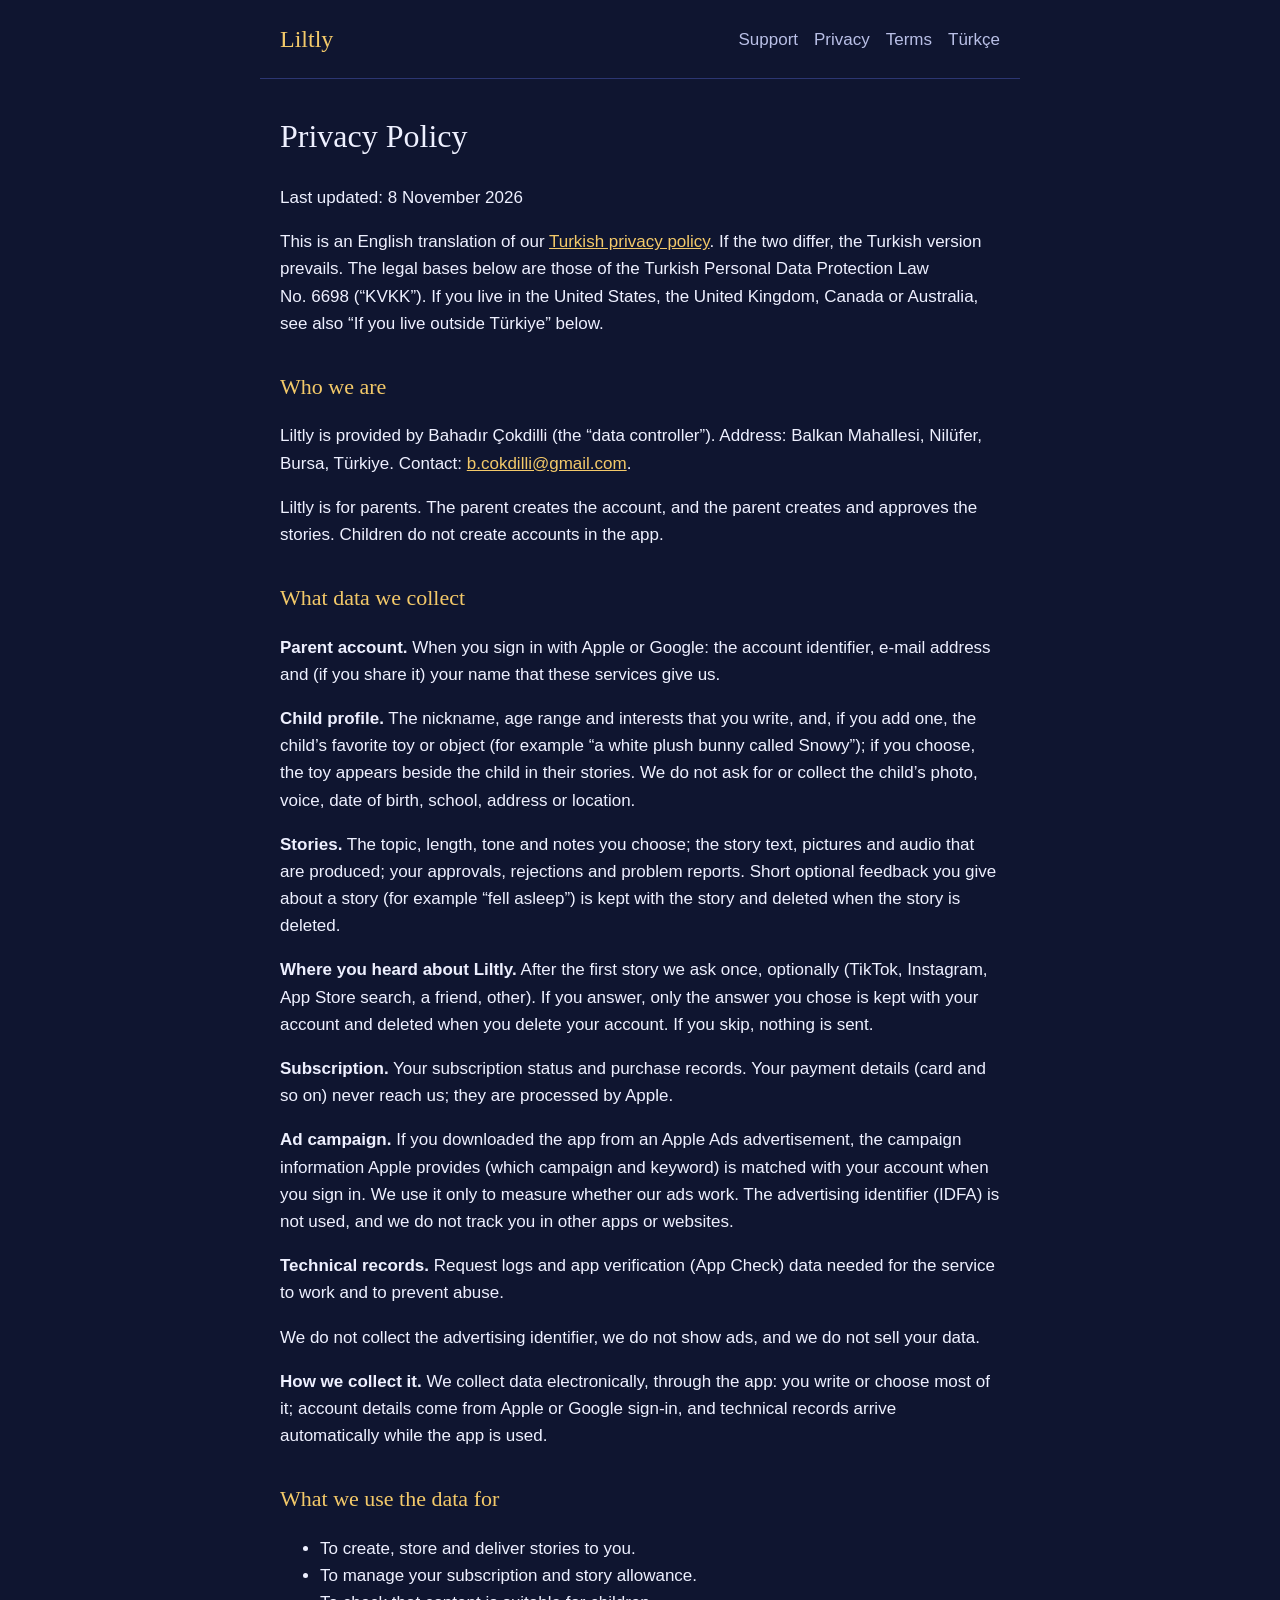
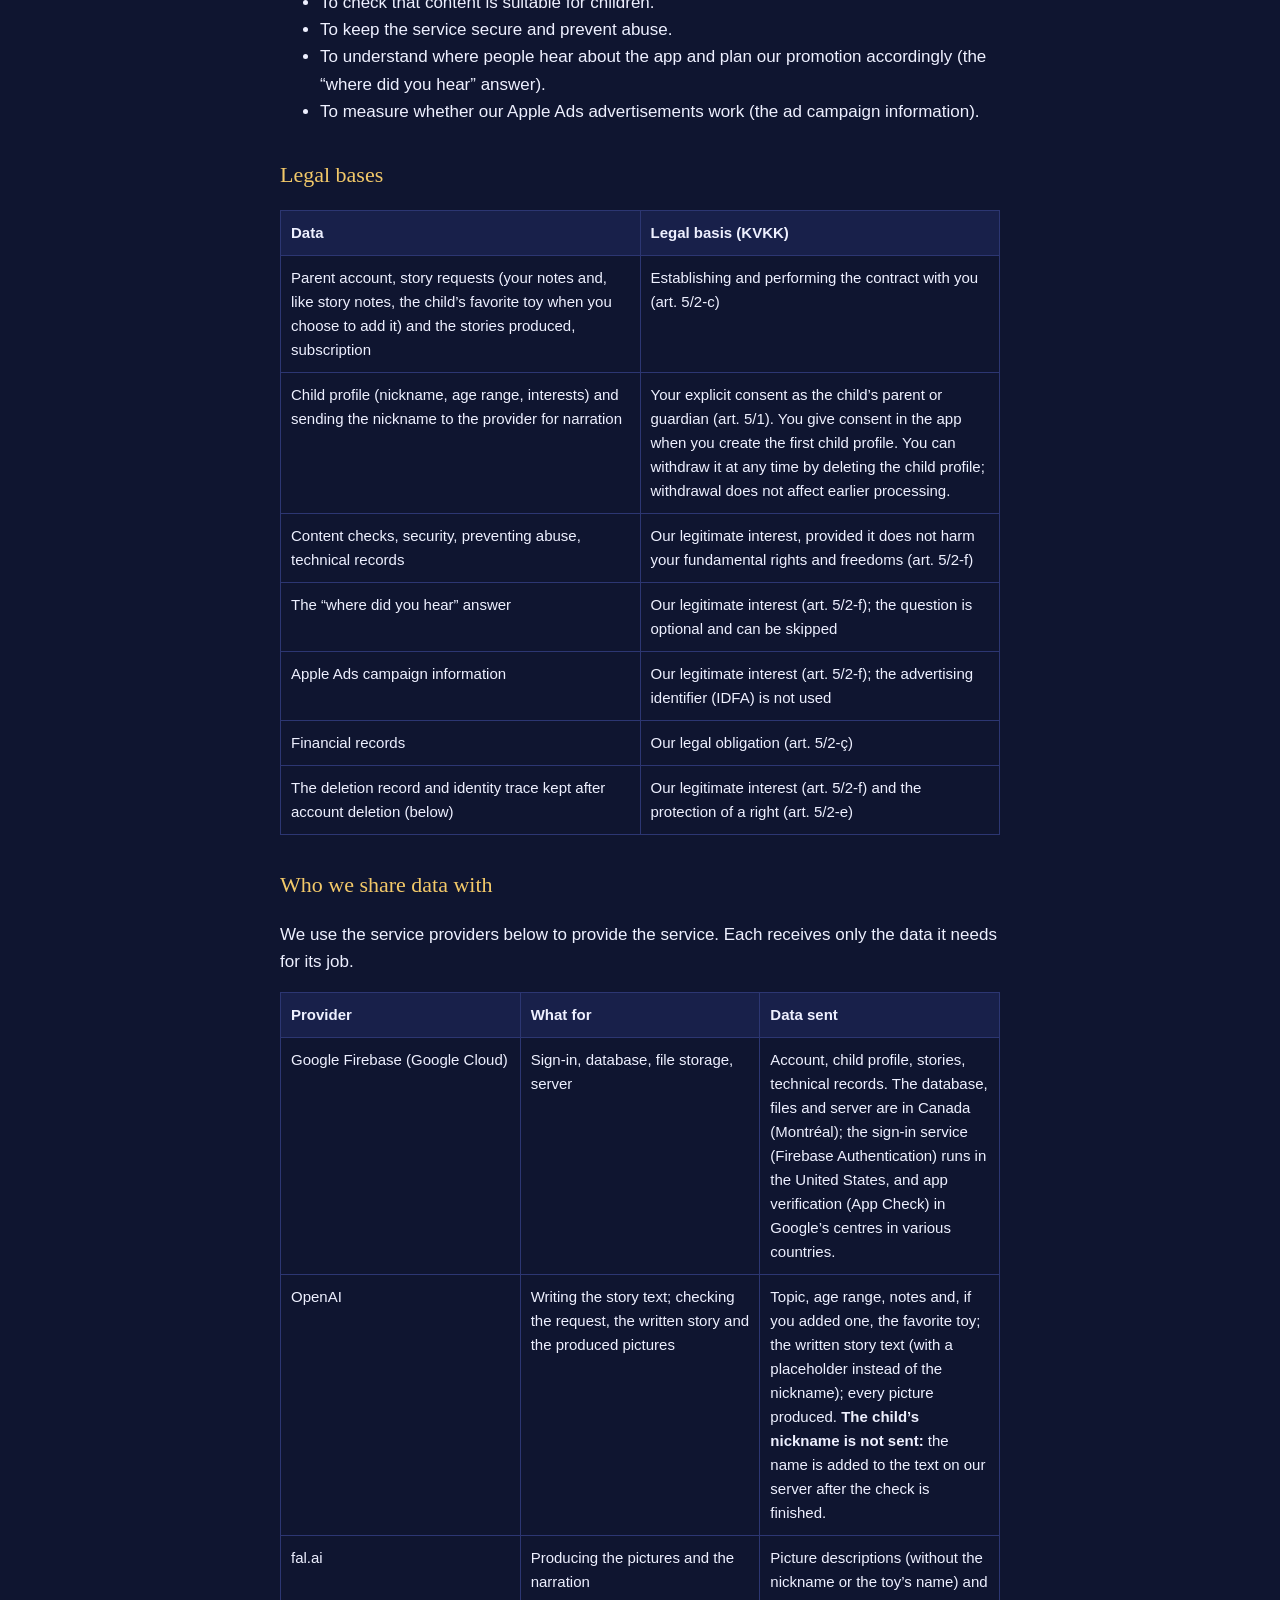
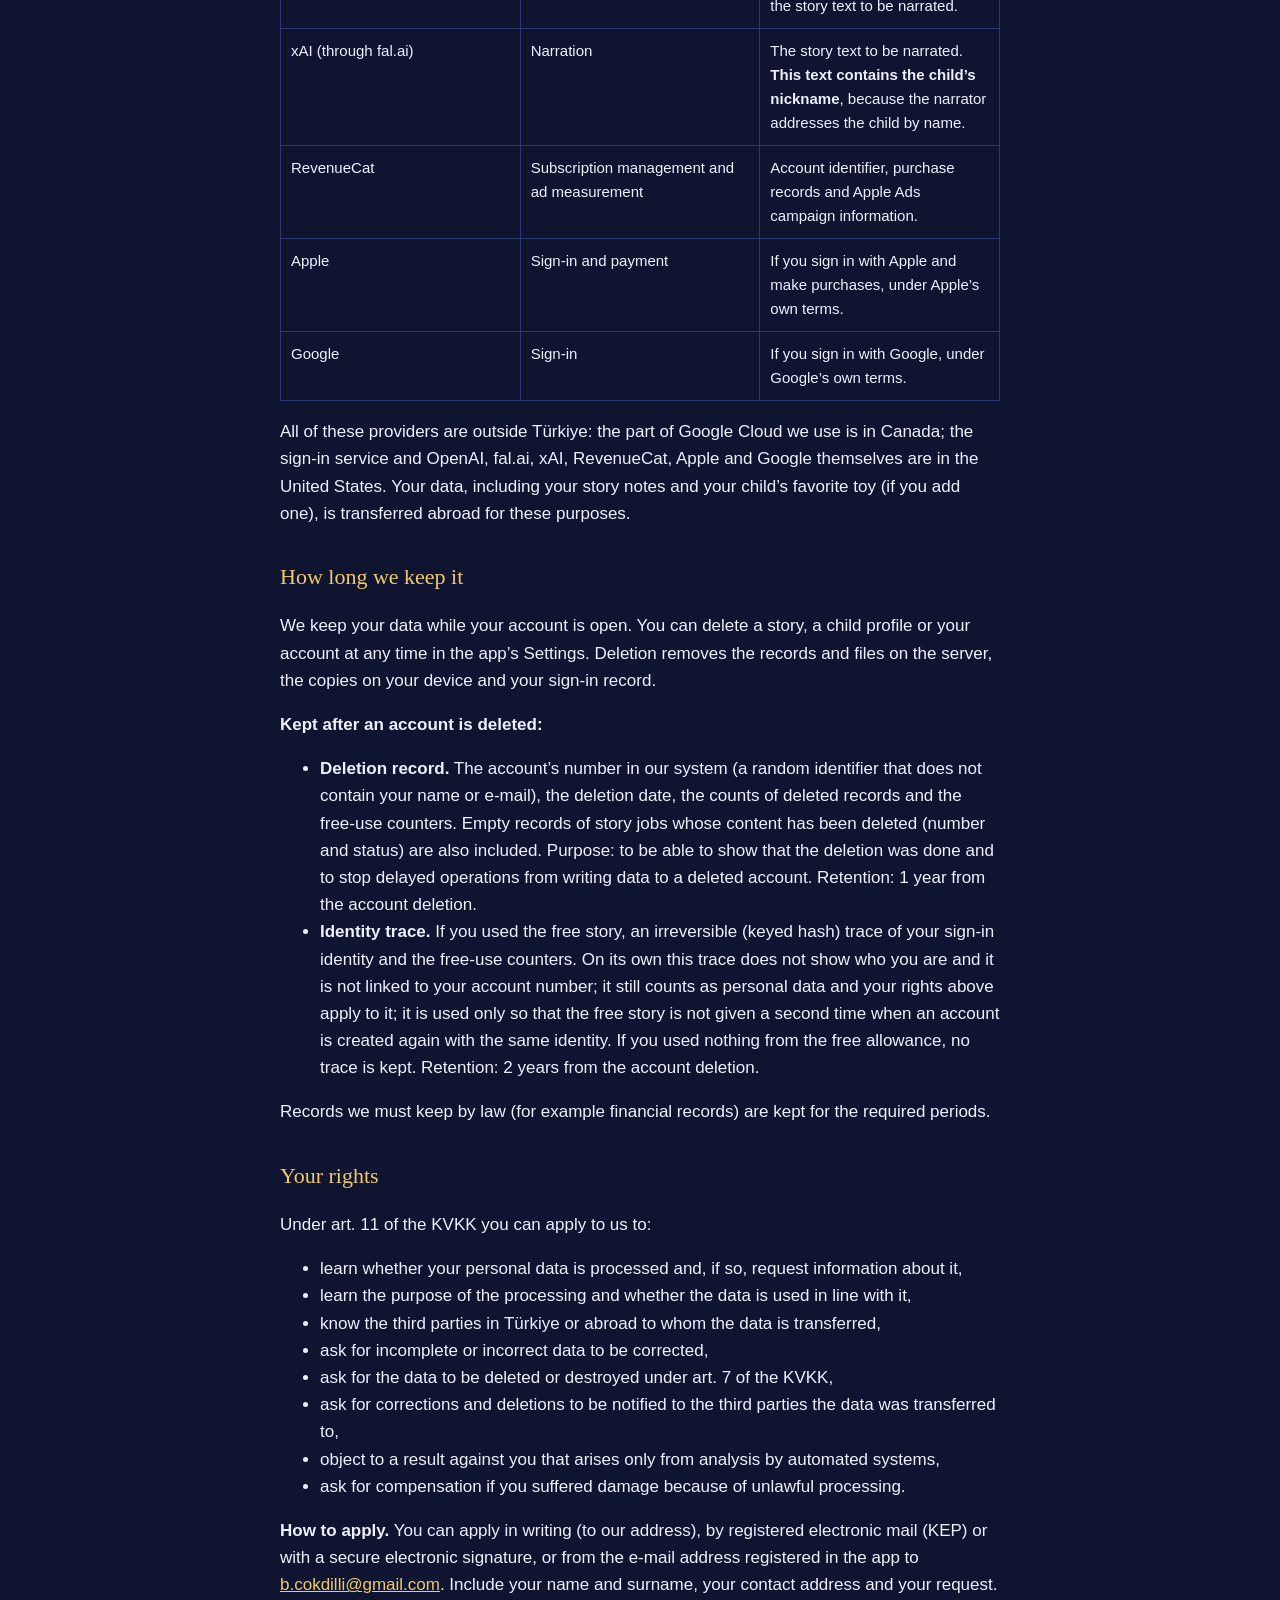
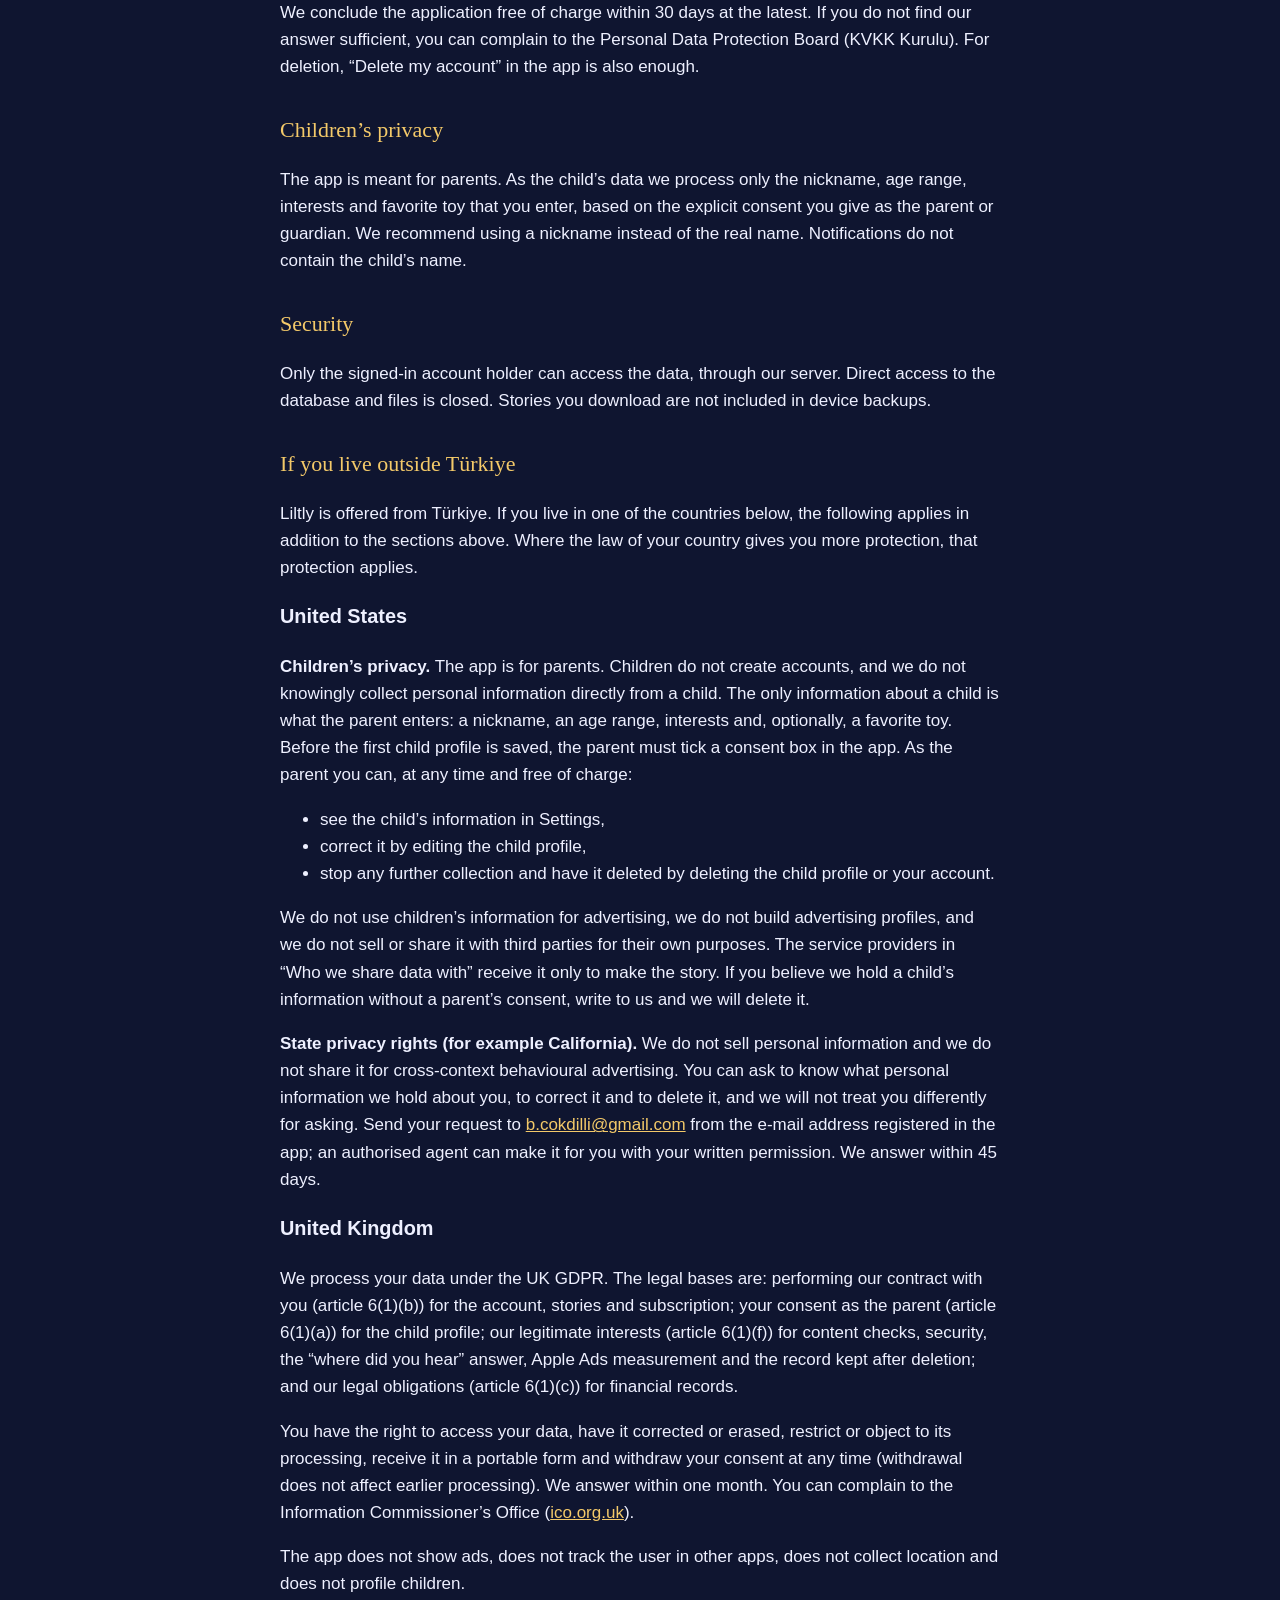
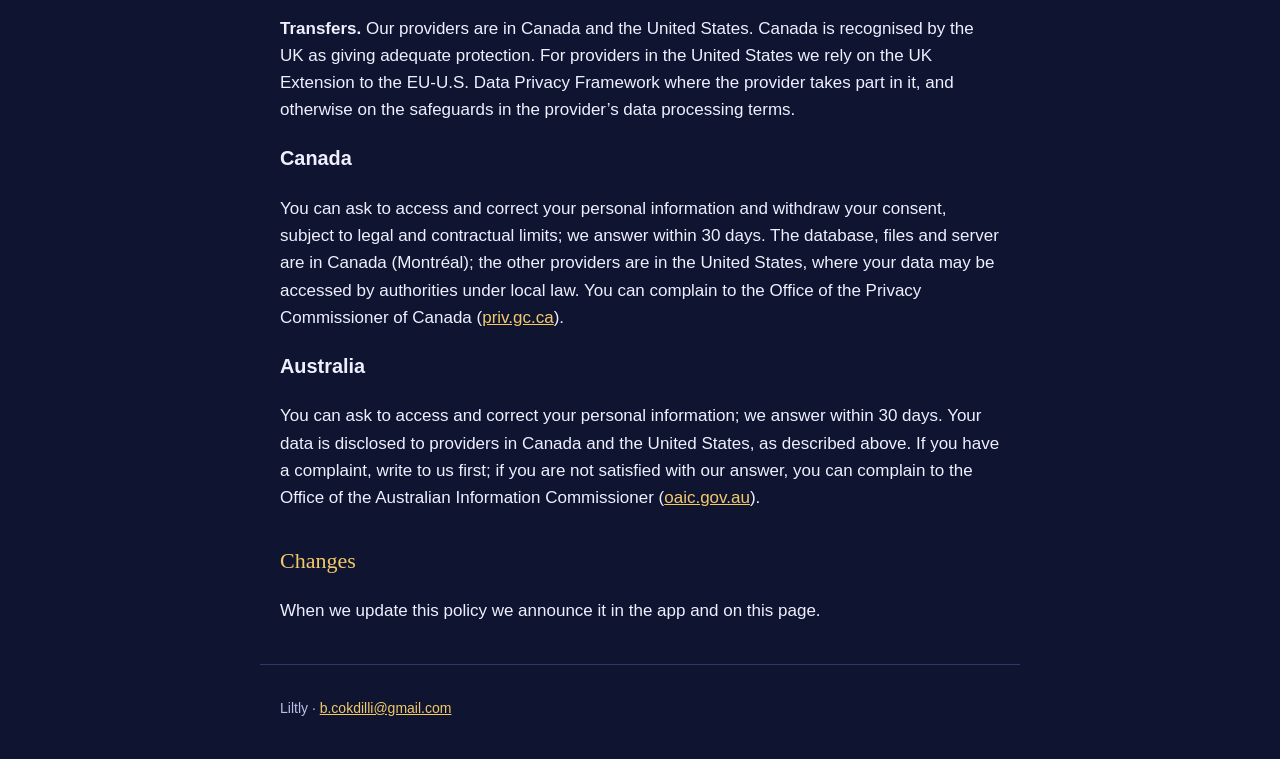
<file: en/privacy/index.html>
<!doctype html>
<html lang="en">
<head>
<meta charset="utf-8">
<meta name="viewport" content="width=device-width, initial-scale=1">
<title>Privacy Policy · Liltly</title>
<link rel="stylesheet" href="../../style.css">
</head>
<body>
<header><a class="brand" href="../../en/">Liltly</a>
<nav><a href="../../en/">Support</a><a href="../../en/privacy/">Privacy</a><a href="../../en/terms/">Terms</a><a href="../../gizlilik/" hreflang="tr" lang="tr">Türkçe</a></nav></header>
<main>
<h1 id="privacy-policy">Privacy Policy</h1>
<p>Last updated: 8 November 2026</p>
<p>This is an English translation of our <a
href="../../gizlilik/">Turkish privacy policy</a>. If the two differ,
the Turkish version prevails. The legal bases below are those of the
Turkish Personal Data Protection Law No. 6698 (“KVKK”). If you live in
the United States, the United Kingdom, Canada or Australia, see also “If
you live outside Türkiye” below.</p>
<h2 id="who-we-are">Who we are</h2>
<p>Liltly is provided by Bahadır Çokdilli (the “data controller”).
Address: Balkan Mahallesi, Nilüfer, Bursa, Türkiye. Contact: <a
href="mailto:b.cokdilli@gmail.com">b.cokdilli@gmail.com</a>.</p>
<p>Liltly is for parents. The parent creates the account, and the parent
creates and approves the stories. Children do not create accounts in the
app.</p>
<h2 id="what-data-we-collect">What data we collect</h2>
<p><strong>Parent account.</strong> When you sign in with Apple or
Google: the account identifier, e-mail address and (if you share it)
your name that these services give us.</p>
<p><strong>Child profile.</strong> The nickname, age range and interests
that you write, and, if you add one, the child’s favorite toy or object
(for example “a white plush bunny called Snowy”); if you choose, the toy
appears beside the child in their stories. We do not ask for or collect
the child’s photo, voice, date of birth, school, address or
location.</p>
<p><strong>Stories.</strong> The topic, length, tone and notes you
choose; the story text, pictures and audio that are produced; your
approvals, rejections and problem reports. Short optional feedback you
give about a story (for example “fell asleep”) is kept with the story
and deleted when the story is deleted.</p>
<p><strong>Where you heard about Liltly.</strong> After the first story
we ask once, optionally (TikTok, Instagram, App Store search, a friend,
other). If you answer, only the answer you chose is kept with your
account and deleted when you delete your account. If you skip, nothing
is sent.</p>
<p><strong>Subscription.</strong> Your subscription status and purchase
records. Your payment details (card and so on) never reach us; they are
processed by Apple.</p>
<p><strong>Ad campaign.</strong> If you downloaded the app from an Apple
Ads advertisement, the campaign information Apple provides (which
campaign and keyword) is matched with your account when you sign in. We
use it only to measure whether our ads work. The advertising identifier
(IDFA) is not used, and we do not track you in other apps or
websites.</p>
<p><strong>Technical records.</strong> Request logs and app verification
(App Check) data needed for the service to work and to prevent
abuse.</p>
<p>We do not collect the advertising identifier, we do not show ads, and
we do not sell your data.</p>
<p><strong>How we collect it.</strong> We collect data electronically,
through the app: you write or choose most of it; account details come
from Apple or Google sign-in, and technical records arrive automatically
while the app is used.</p>
<h2 id="what-we-use-the-data-for">What we use the data for</h2>
<ul>
<li>To create, store and deliver stories to you.</li>
<li>To manage your subscription and story allowance.</li>
<li>To check that content is suitable for children.</li>
<li>To keep the service secure and prevent abuse.</li>
<li>To understand where people hear about the app and plan our promotion
accordingly (the “where did you hear” answer).</li>
<li>To measure whether our Apple Ads advertisements work (the ad
campaign information).</li>
</ul>
<h2 id="legal-bases">Legal bases</h2>
<table>
<colgroup>
<col style="width: 50%" />
<col style="width: 50%" />
</colgroup>
<thead>
<tr>
<th>Data</th>
<th>Legal basis (KVKK)</th>
</tr>
</thead>
<tbody>
<tr>
<td>Parent account, story requests (your notes and, like story notes,
the child’s favorite toy when you choose to add it) and the stories
produced, subscription</td>
<td>Establishing and performing the contract with you (art. 5/2-c)</td>
</tr>
<tr>
<td>Child profile (nickname, age range, interests) and sending the
nickname to the provider for narration</td>
<td>Your explicit consent as the child’s parent or guardian (art. 5/1).
You give consent in the app when you create the first child profile. You
can withdraw it at any time by deleting the child profile; withdrawal
does not affect earlier processing.</td>
</tr>
<tr>
<td>Content checks, security, preventing abuse, technical records</td>
<td>Our legitimate interest, provided it does not harm your fundamental
rights and freedoms (art. 5/2-f)</td>
</tr>
<tr>
<td>The “where did you hear” answer</td>
<td>Our legitimate interest (art. 5/2-f); the question is optional and
can be skipped</td>
</tr>
<tr>
<td>Apple Ads campaign information</td>
<td>Our legitimate interest (art. 5/2-f); the advertising identifier
(IDFA) is not used</td>
</tr>
<tr>
<td>Financial records</td>
<td>Our legal obligation (art. 5/2-ç)</td>
</tr>
<tr>
<td>The deletion record and identity trace kept after account deletion
(below)</td>
<td>Our legitimate interest (art. 5/2-f) and the protection of a right
(art. 5/2-e)</td>
</tr>
</tbody>
</table>
<h2 id="who-we-share-data-with">Who we share data with</h2>
<p>We use the service providers below to provide the service. Each
receives only the data it needs for its job.</p>
<table>
<colgroup>
<col style="width: 33%" />
<col style="width: 33%" />
<col style="width: 33%" />
</colgroup>
<thead>
<tr>
<th>Provider</th>
<th>What for</th>
<th>Data sent</th>
</tr>
</thead>
<tbody>
<tr>
<td>Google Firebase (Google Cloud)</td>
<td>Sign-in, database, file storage, server</td>
<td>Account, child profile, stories, technical records. The database,
files and server are in Canada (Montréal); the sign-in service (Firebase
Authentication) runs in the United States, and app verification (App
Check) in Google’s centres in various countries.</td>
</tr>
<tr>
<td>OpenAI</td>
<td>Writing the story text; checking the request, the written story and
the produced pictures</td>
<td>Topic, age range, notes and, if you added one, the favorite toy; the
written story text (with a placeholder instead of the nickname); every
picture produced. <strong>The child’s nickname is not sent:</strong> the
name is added to the text on our server after the check is
finished.</td>
</tr>
<tr>
<td>fal.ai</td>
<td>Producing the pictures and the narration</td>
<td>Picture descriptions (without the nickname or the toy’s name) and
the story text to be narrated.</td>
</tr>
<tr>
<td>xAI (through fal.ai)</td>
<td>Narration</td>
<td>The story text to be narrated. <strong>This text contains the
child’s nickname</strong>, because the narrator addresses the child by
name.</td>
</tr>
<tr>
<td>RevenueCat</td>
<td>Subscription management and ad measurement</td>
<td>Account identifier, purchase records and Apple Ads campaign
information.</td>
</tr>
<tr>
<td>Apple</td>
<td>Sign-in and payment</td>
<td>If you sign in with Apple and make purchases, under Apple’s own
terms.</td>
</tr>
<tr>
<td>Google</td>
<td>Sign-in</td>
<td>If you sign in with Google, under Google’s own terms.</td>
</tr>
</tbody>
</table>
<p>All of these providers are outside Türkiye: the part of Google Cloud
we use is in Canada; the sign-in service and OpenAI, fal.ai, xAI,
RevenueCat, Apple and Google themselves are in the United States. Your
data, including your story notes and your child’s favorite toy (if you
add one), is transferred abroad for these purposes.</p>
<h2 id="how-long-we-keep-it">How long we keep it</h2>
<p>We keep your data while your account is open. You can delete a story,
a child profile or your account at any time in the app’s Settings.
Deletion removes the records and files on the server, the copies on your
device and your sign-in record.</p>
<p><strong>Kept after an account is deleted:</strong></p>
<ul>
<li><strong>Deletion record.</strong> The account’s number in our system
(a random identifier that does not contain your name or e-mail), the
deletion date, the counts of deleted records and the free-use counters.
Empty records of story jobs whose content has been deleted (number and
status) are also included. Purpose: to be able to show that the deletion
was done and to stop delayed operations from writing data to a deleted
account. Retention: 1 year from the account deletion.</li>
<li><strong>Identity trace.</strong> If you used the free story, an
irreversible (keyed hash) trace of your sign-in identity and the
free-use counters. On its own this trace does not show who you are and
it is not linked to your account number; it still counts as personal
data and your rights above apply to it; it is used only so that the free
story is not given a second time when an account is created again with
the same identity. If you used nothing from the free allowance, no trace
is kept. Retention: 2 years from the account deletion.</li>
</ul>
<p>Records we must keep by law (for example financial records) are kept
for the required periods.</p>
<h2 id="your-rights">Your rights</h2>
<p>Under art. 11 of the KVKK you can apply to us to:</p>
<ul>
<li>learn whether your personal data is processed and, if so, request
information about it,</li>
<li>learn the purpose of the processing and whether the data is used in
line with it,</li>
<li>know the third parties in Türkiye or abroad to whom the data is
transferred,</li>
<li>ask for incomplete or incorrect data to be corrected,</li>
<li>ask for the data to be deleted or destroyed under art. 7 of the
KVKK,</li>
<li>ask for corrections and deletions to be notified to the third
parties the data was transferred to,</li>
<li>object to a result against you that arises only from analysis by
automated systems,</li>
<li>ask for compensation if you suffered damage because of unlawful
processing.</li>
</ul>
<p><strong>How to apply.</strong> You can apply in writing (to our
address), by registered electronic mail (KEP) or with a secure
electronic signature, or from the e-mail address registered in the app
to <a href="mailto:b.cokdilli@gmail.com">b.cokdilli@gmail.com</a>.
Include your name and surname, your contact address and your request. We
conclude the application free of charge within 30 days at the latest. If
you do not find our answer sufficient, you can complain to the Personal
Data Protection Board (KVKK Kurulu). For deletion, “Delete my account”
in the app is also enough.</p>
<h2 id="childrens-privacy">Children’s privacy</h2>
<p>The app is meant for parents. As the child’s data we process only the
nickname, age range, interests and favorite toy that you enter, based on
the explicit consent you give as the parent or guardian. We recommend
using a nickname instead of the real name. Notifications do not contain
the child’s name.</p>
<h2 id="security">Security</h2>
<p>Only the signed-in account holder can access the data, through our
server. Direct access to the database and files is closed. Stories you
download are not included in device backups.</p>
<h2 id="if-you-live-outside-türkiye">If you live outside Türkiye</h2>
<p>Liltly is offered from Türkiye. If you live in one of the countries
below, the following applies in addition to the sections above. Where
the law of your country gives you more protection, that protection
applies.</p>
<h3 id="united-states">United States</h3>
<p><strong>Children’s privacy.</strong> The app is for parents. Children
do not create accounts, and we do not knowingly collect personal
information directly from a child. The only information about a child is
what the parent enters: a nickname, an age range, interests and,
optionally, a favorite toy. Before the first child profile is saved, the
parent must tick a consent box in the app. As the parent you can, at any
time and free of charge:</p>
<ul>
<li>see the child’s information in Settings,</li>
<li>correct it by editing the child profile,</li>
<li>stop any further collection and have it deleted by deleting the
child profile or your account.</li>
</ul>
<p>We do not use children’s information for advertising, we do not build
advertising profiles, and we do not sell or share it with third parties
for their own purposes. The service providers in “Who we share data
with” receive it only to make the story. If you believe we hold a
child’s information without a parent’s consent, write to us and we will
delete it.</p>
<p><strong>State privacy rights (for example California).</strong> We do
not sell personal information and we do not share it for cross-context
behavioural advertising. You can ask to know what personal information
we hold about you, to correct it and to delete it, and we will not treat
you differently for asking. Send your request to <a
href="mailto:b.cokdilli@gmail.com">b.cokdilli@gmail.com</a> from the
e-mail address registered in the app; an authorised agent can make it
for you with your written permission. We answer within 45 days.</p>
<h3 id="united-kingdom">United Kingdom</h3>
<p>We process your data under the UK GDPR. The legal bases are:
performing our contract with you (article 6(1)(b)) for the account,
stories and subscription; your consent as the parent (article 6(1)(a))
for the child profile; our legitimate interests (article 6(1)(f)) for
content checks, security, the “where did you hear” answer, Apple Ads
measurement and the record kept after deletion; and our legal
obligations (article 6(1)(c)) for financial records.</p>
<p>You have the right to access your data, have it corrected or erased,
restrict or object to its processing, receive it in a portable form and
withdraw your consent at any time (withdrawal does not affect earlier
processing). We answer within one month. You can complain to the
Information Commissioner’s Office (<a
href="https://ico.org.uk">ico.org.uk</a>).</p>
<p>The app does not show ads, does not track the user in other apps,
does not collect location and does not profile children.</p>
<p><strong>Transfers.</strong> Our providers are in Canada and the
United States. Canada is recognised by the UK as giving adequate
protection. For providers in the United States we rely on the UK
Extension to the EU-U.S. Data Privacy Framework where the provider takes
part in it, and otherwise on the safeguards in the provider’s data
processing terms.</p>
<h3 id="canada">Canada</h3>
<p>You can ask to access and correct your personal information and
withdraw your consent, subject to legal and contractual limits; we
answer within 30 days. The database, files and server are in Canada
(Montréal); the other providers are in the United States, where your
data may be accessed by authorities under local law. You can complain to
the Office of the Privacy Commissioner of Canada (<a
href="https://www.priv.gc.ca">priv.gc.ca</a>).</p>
<h3 id="australia">Australia</h3>
<p>You can ask to access and correct your personal information; we
answer within 30 days. Your data is disclosed to providers in Canada and
the United States, as described above. If you have a complaint, write to
us first; if you are not satisfied with our answer, you can complain to
the Office of the Australian Information Commissioner (<a
href="https://www.oaic.gov.au">oaic.gov.au</a>).</p>
<h2 id="changes">Changes</h2>
<p>When we update this policy we announce it in the app and on this
page.</p>
</main>
<footer>Liltly · <a href="mailto:b.cokdilli@gmail.com">b.cokdilli@gmail.com</a></footer>
</body>
</html>
</file>
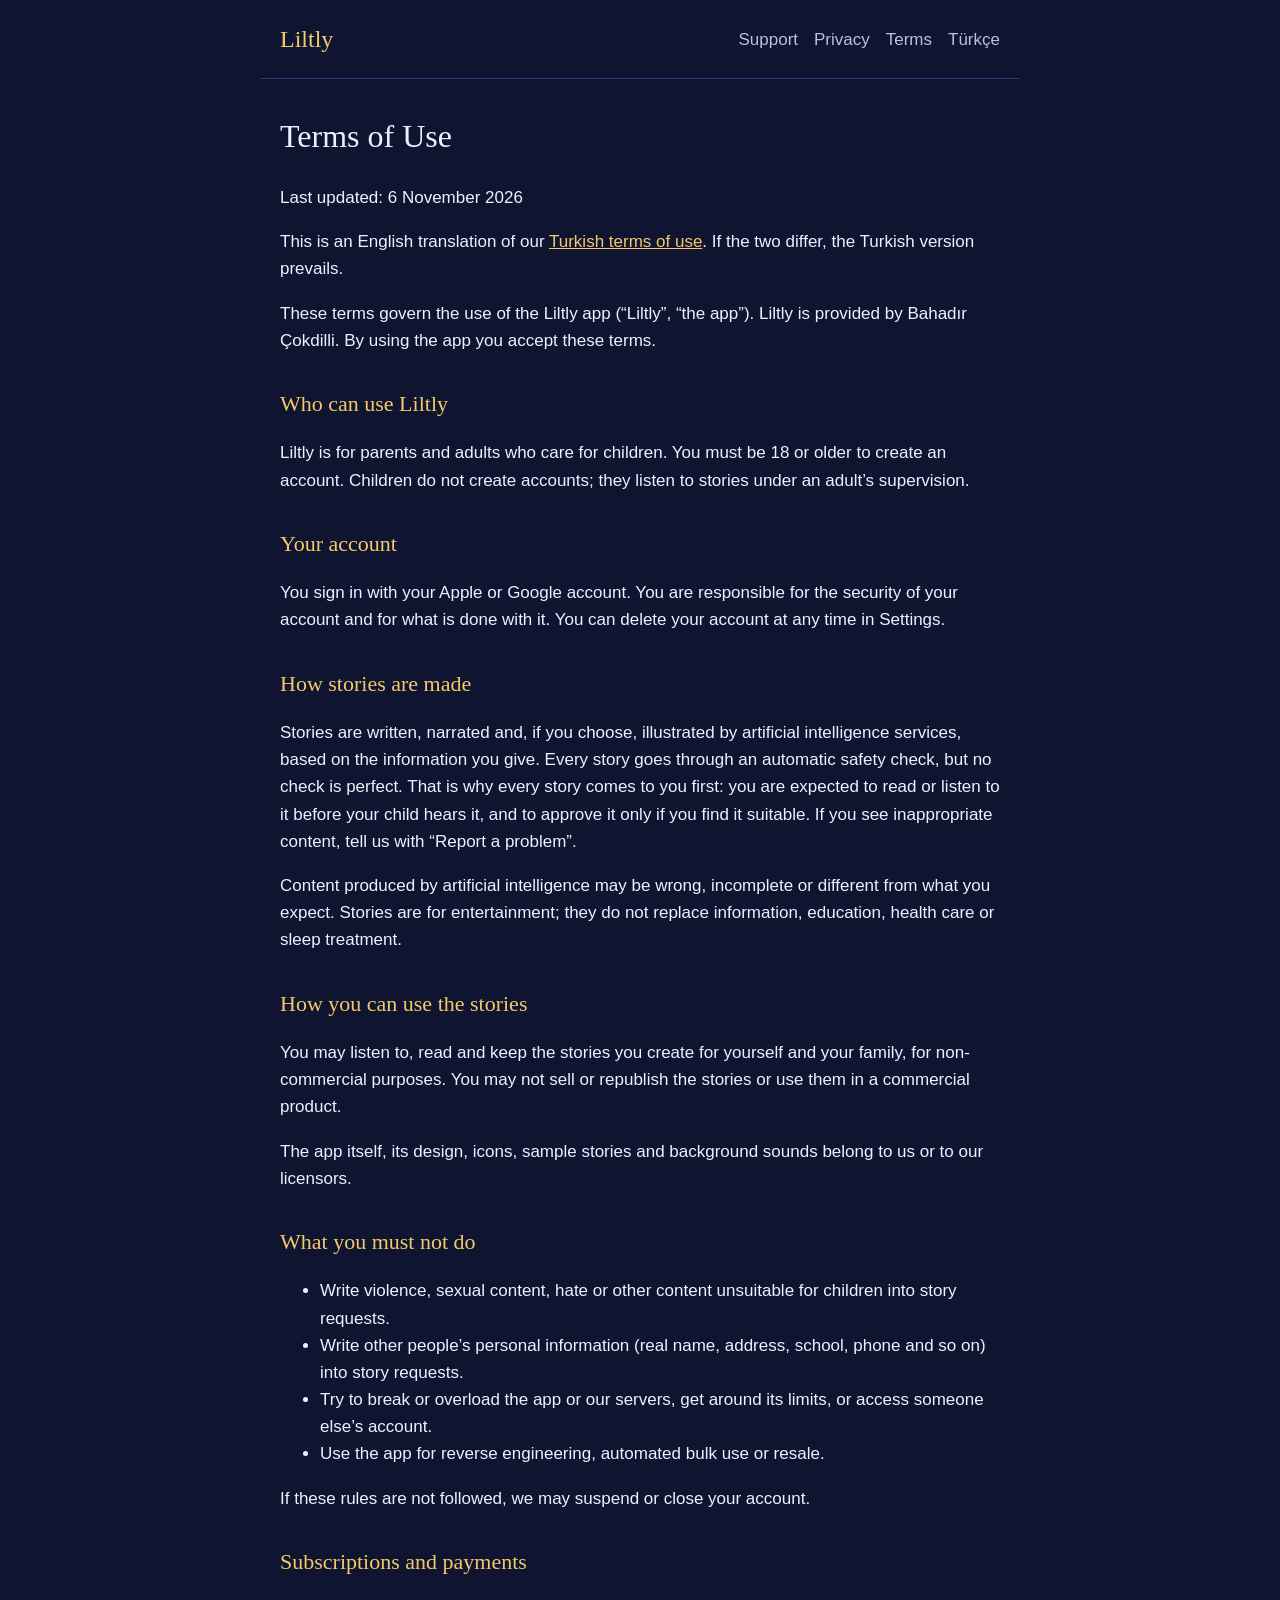
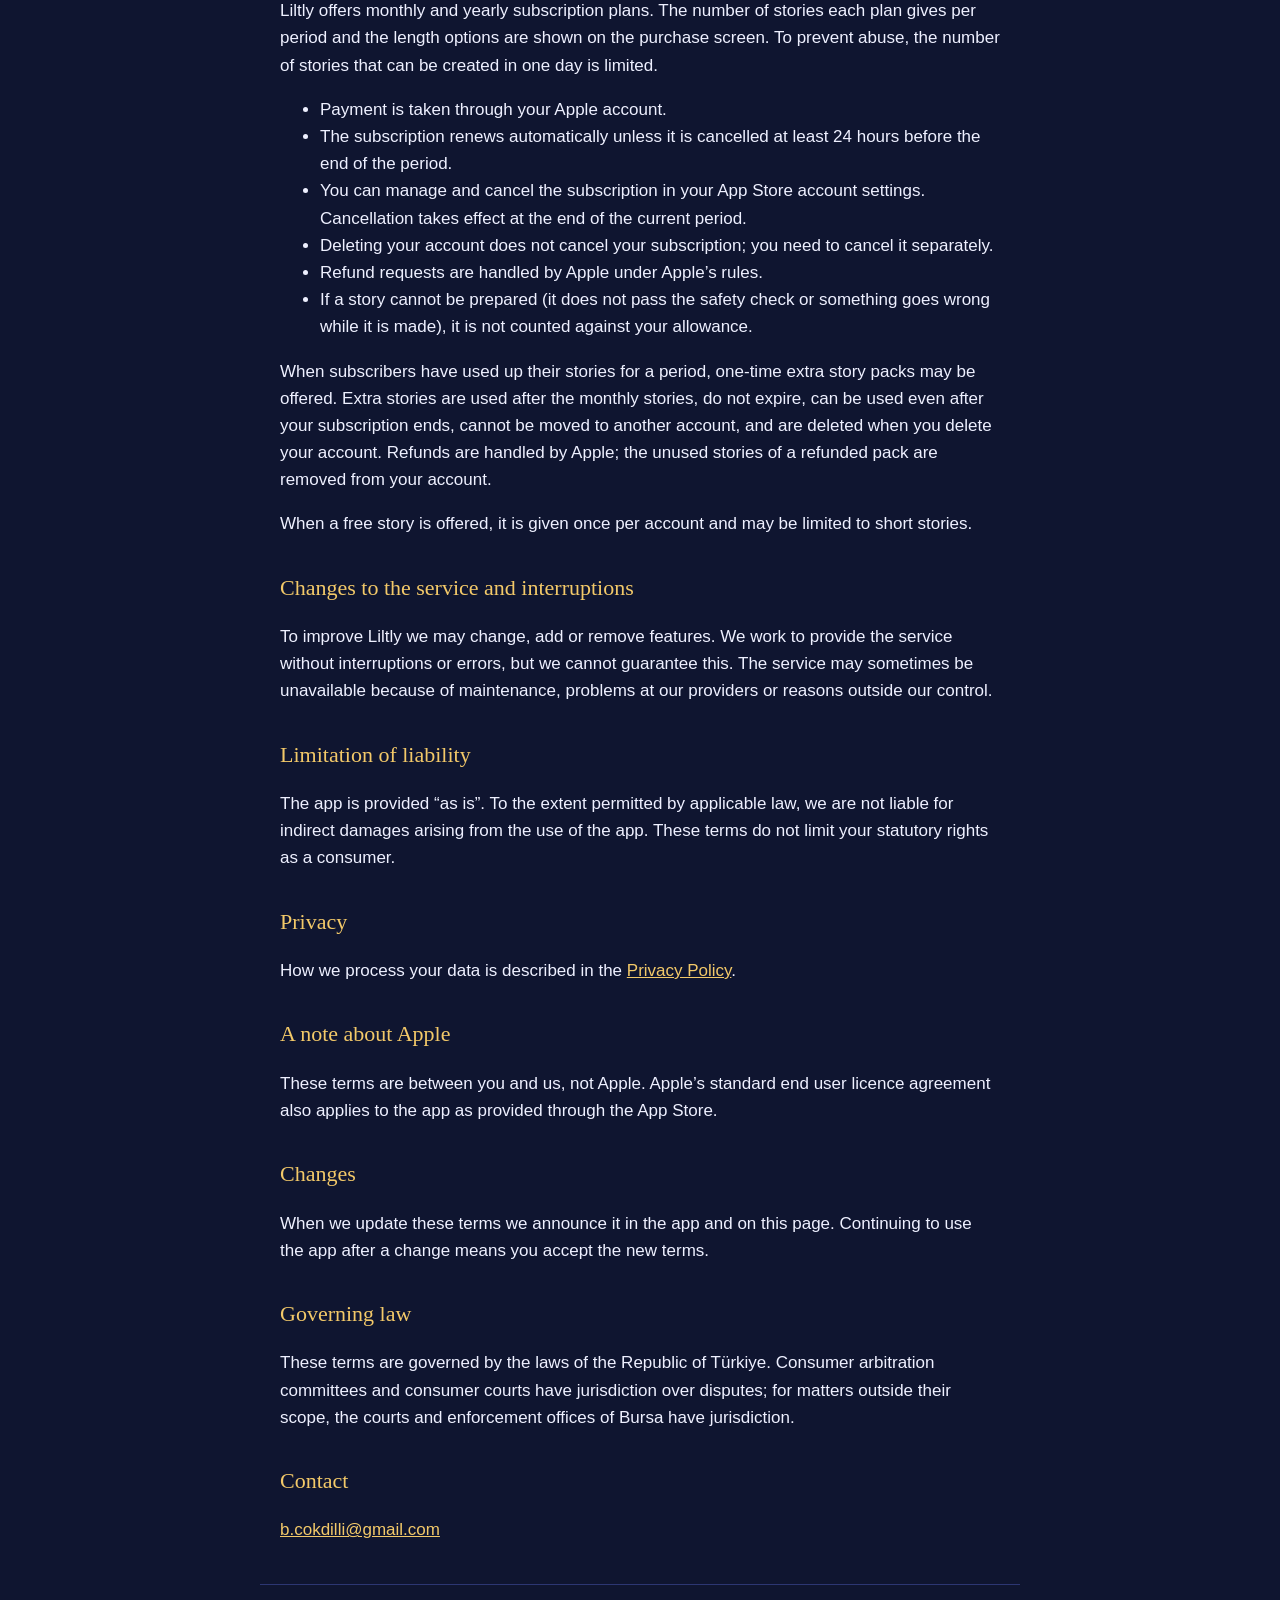
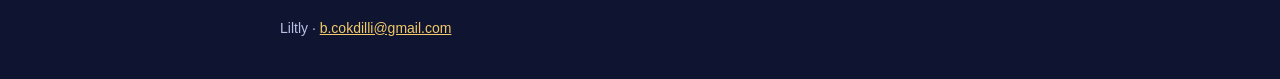
<file: en/terms/index.html>
<!doctype html>
<html lang="en">
<head>
<meta charset="utf-8">
<meta name="viewport" content="width=device-width, initial-scale=1">
<title>Terms of Use · Liltly</title>
<link rel="stylesheet" href="../../style.css">
</head>
<body>
<header><a class="brand" href="../../en/">Liltly</a>
<nav><a href="../../en/">Support</a><a href="../../en/privacy/">Privacy</a><a href="../../en/terms/">Terms</a><a href="../../kosullar/" hreflang="tr" lang="tr">Türkçe</a></nav></header>
<main>
<h1 id="terms-of-use">Terms of Use</h1>
<p>Last updated: 6 November 2026</p>
<p>This is an English translation of our <a
href="../../kosullar/">Turkish terms of use</a>. If the two differ, the
Turkish version prevails.</p>
<p>These terms govern the use of the Liltly app (“Liltly”, “the app”).
Liltly is provided by Bahadır Çokdilli. By using the app you accept
these terms.</p>
<h2 id="who-can-use-liltly">Who can use Liltly</h2>
<p>Liltly is for parents and adults who care for children. You must be
18 or older to create an account. Children do not create accounts; they
listen to stories under an adult’s supervision.</p>
<h2 id="your-account">Your account</h2>
<p>You sign in with your Apple or Google account. You are responsible
for the security of your account and for what is done with it. You can
delete your account at any time in Settings.</p>
<h2 id="how-stories-are-made">How stories are made</h2>
<p>Stories are written, narrated and, if you choose, illustrated by
artificial intelligence services, based on the information you give.
Every story goes through an automatic safety check, but no check is
perfect. That is why every story comes to you first: you are expected to
read or listen to it before your child hears it, and to approve it only
if you find it suitable. If you see inappropriate content, tell us with
“Report a problem”.</p>
<p>Content produced by artificial intelligence may be wrong, incomplete
or different from what you expect. Stories are for entertainment; they
do not replace information, education, health care or sleep
treatment.</p>
<h2 id="how-you-can-use-the-stories">How you can use the stories</h2>
<p>You may listen to, read and keep the stories you create for yourself
and your family, for non-commercial purposes. You may not sell or
republish the stories or use them in a commercial product.</p>
<p>The app itself, its design, icons, sample stories and background
sounds belong to us or to our licensors.</p>
<h2 id="what-you-must-not-do">What you must not do</h2>
<ul>
<li>Write violence, sexual content, hate or other content unsuitable for
children into story requests.</li>
<li>Write other people’s personal information (real name, address,
school, phone and so on) into story requests.</li>
<li>Try to break or overload the app or our servers, get around its
limits, or access someone else’s account.</li>
<li>Use the app for reverse engineering, automated bulk use or
resale.</li>
</ul>
<p>If these rules are not followed, we may suspend or close your
account.</p>
<h2 id="subscriptions-and-payments">Subscriptions and payments</h2>
<p>Liltly offers monthly and yearly subscription plans. The number of
stories each plan gives per period and the length options are shown on
the purchase screen. To prevent abuse, the number of stories that can be
created in one day is limited.</p>
<ul>
<li>Payment is taken through your Apple account.</li>
<li>The subscription renews automatically unless it is cancelled at
least 24 hours before the end of the period.</li>
<li>You can manage and cancel the subscription in your App Store account
settings. Cancellation takes effect at the end of the current
period.</li>
<li>Deleting your account does not cancel your subscription; you need to
cancel it separately.</li>
<li>Refund requests are handled by Apple under Apple’s rules.</li>
<li>If a story cannot be prepared (it does not pass the safety check or
something goes wrong while it is made), it is not counted against your
allowance.</li>
</ul>
<p>When subscribers have used up their stories for a period, one-time
extra story packs may be offered. Extra stories are used after the
monthly stories, do not expire, can be used even after your subscription
ends, cannot be moved to another account, and are deleted when you
delete your account. Refunds are handled by Apple; the unused stories of
a refunded pack are removed from your account.</p>
<p>When a free story is offered, it is given once per account and may be
limited to short stories.</p>
<h2 id="changes-to-the-service-and-interruptions">Changes to the service
and interruptions</h2>
<p>To improve Liltly we may change, add or remove features. We work to
provide the service without interruptions or errors, but we cannot
guarantee this. The service may sometimes be unavailable because of
maintenance, problems at our providers or reasons outside our
control.</p>
<h2 id="limitation-of-liability">Limitation of liability</h2>
<p>The app is provided “as is”. To the extent permitted by applicable
law, we are not liable for indirect damages arising from the use of the
app. These terms do not limit your statutory rights as a consumer.</p>
<h2 id="privacy">Privacy</h2>
<p>How we process your data is described in the <a
href="../privacy/">Privacy Policy</a>.</p>
<h2 id="a-note-about-apple">A note about Apple</h2>
<p>These terms are between you and us, not Apple. Apple’s standard end
user licence agreement also applies to the app as provided through the
App Store.</p>
<h2 id="changes">Changes</h2>
<p>When we update these terms we announce it in the app and on this
page. Continuing to use the app after a change means you accept the new
terms.</p>
<h2 id="governing-law">Governing law</h2>
<p>These terms are governed by the laws of the Republic of Türkiye.
Consumer arbitration committees and consumer courts have jurisdiction
over disputes; for matters outside their scope, the courts and
enforcement offices of Bursa have jurisdiction.</p>
<h2 id="contact">Contact</h2>
<p><a href="mailto:b.cokdilli@gmail.com">b.cokdilli@gmail.com</a></p>
</main>
<footer>Liltly · <a href="mailto:b.cokdilli@gmail.com">b.cokdilli@gmail.com</a></footer>
</body>
</html>
</file>
<file: style.css>
:root { --bg: #0f1530; --card: #18204a; --text: #eef0ff; --muted: #b9bfe6; --accent: #f3c969; --line: #2c3672; }
* { box-sizing: border-box; }
body { margin: 0; background: var(--bg); color: var(--text); font: 17px/1.6 -apple-system, BlinkMacSystemFont, "Segoe UI", Roboto, sans-serif; }
header, main, footer { max-width: 760px; margin: 0 auto; padding: 0 20px; }
header { display: flex; flex-wrap: wrap; gap: 12px; justify-content: space-between; align-items: center; padding-top: 20px; padding-bottom: 20px; border-bottom: 1px solid var(--line); }
.brand { font-family: Georgia, serif; font-size: 24px; color: var(--accent); text-decoration: none; }
nav a { color: var(--muted); margin-left: 16px; text-decoration: none; }
nav a:first-child { margin-left: 0; }
h1, h2 { font-family: Georgia, serif; font-weight: normal; }
h1 { font-size: 32px; margin-top: 32px; }
h2 { font-size: 22px; margin-top: 32px; color: var(--accent); }
a { color: var(--accent); }
table { width: 100%; border-collapse: collapse; font-size: 15px; display: block; overflow-x: auto; }
th, td { text-align: left; vertical-align: top; padding: 10px; border: 1px solid var(--line); }
th { background: var(--card); }
mark { background: #ff8a65; color: #1a1a1a; padding: 0 4px; border-radius: 4px; }
footer { color: var(--muted); font-size: 14px; padding-top: 32px; padding-bottom: 40px; margin-top: 40px; border-top: 1px solid var(--line); }
</file>
